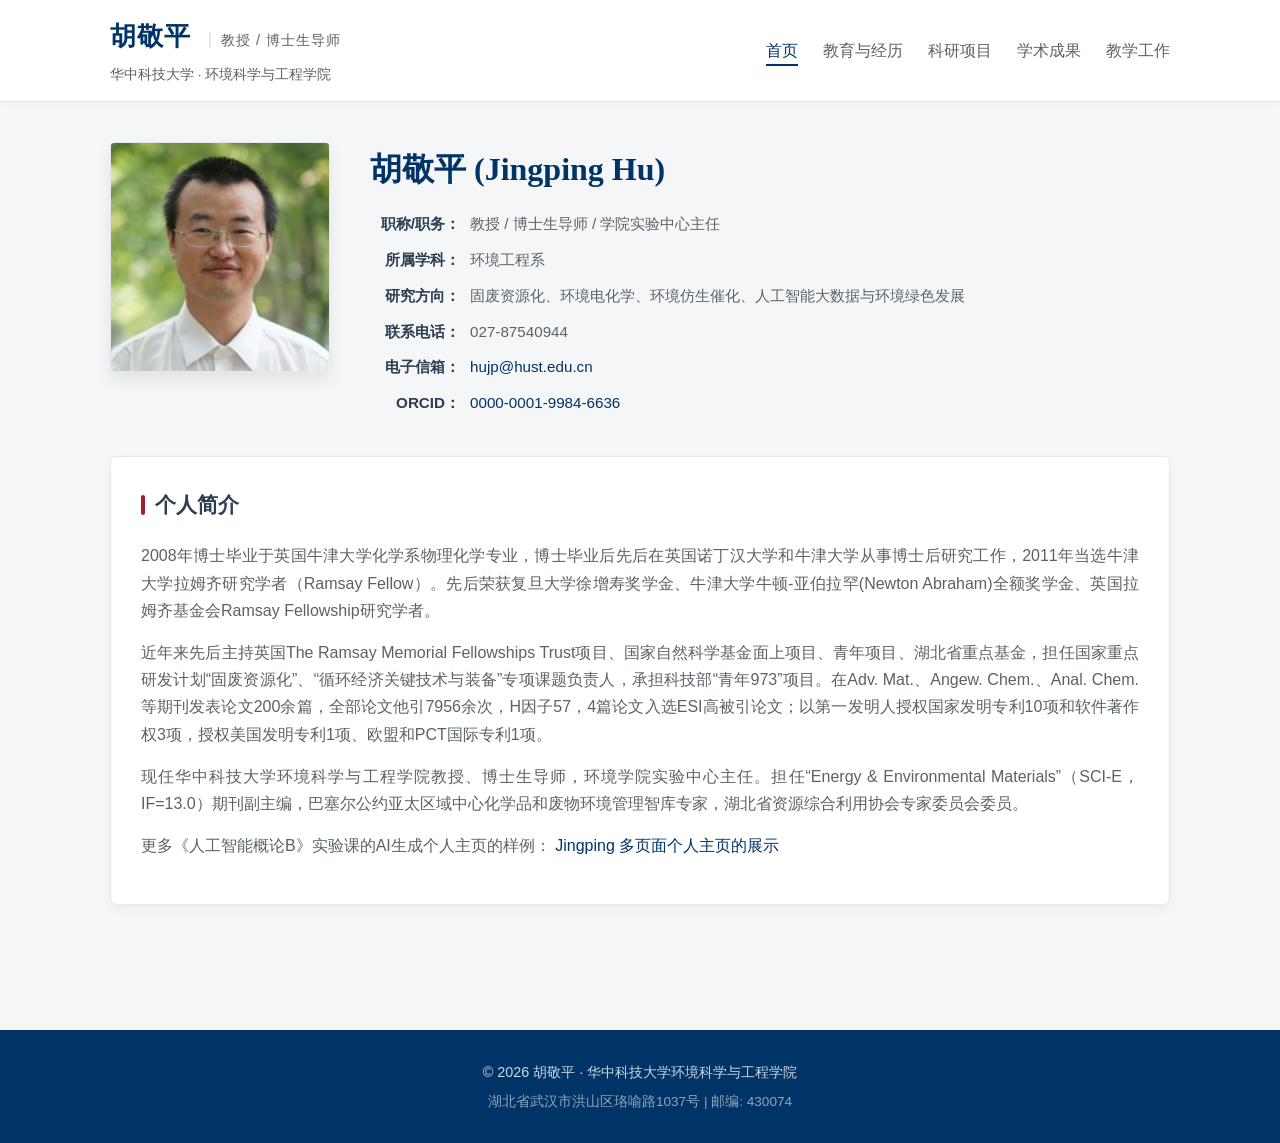
<file: index.html>
<!DOCTYPE html>
<html lang="zh-CN">
<head>
    <meta charset="UTF-8">
    <meta name="viewport" content="width=device-width, initial-scale=1.0">
    <title>胡敬平 - 华中科技大学环境科学与工程学院</title>
    <link rel="stylesheet" href="style.css">
</head>
<body>

    <header class="site-header">
        <div class="container header-container">
            <div class="logo-area">
                <h1 class="site-title">胡敬平 <span class="title-sub">教授 / 博士生导师</span></h1>
                <p class="site-dept">华中科技大学 · 环境科学与工程学院</p>
            </div>
            <nav class="main-nav">
                <ul>
                    <li><a href="#home" class="nav-link active" data-target="home">首页</a></li>
                    <li><a href="#experience" class="nav-link" data-target="experience">教育与经历</a></li>
                    <li><a href="#projects" class="nav-link" data-target="projects">科研项目</a></li>
                    <li><a href="#publications" class="nav-link" data-target="publications">学术成果</a></li>
                    <li><a href="#teaching" class="nav-link" data-target="teaching">教学工作</a></li>
                </ul>
            </nav>
        </div>
    </header>

    <main class="container main-content">
        
        <!-- ================= 首页 ================= -->
        <section id="home" class="page active">
            <div class="profile-card">
                <div class="profile-left">
                    <img src="HuJingping_Portrait-Photo-for-Web-Sep2026.jpg" alt="胡敬平教授" class="profile-photo">
                </div>
                <div class="profile-right">
                    <h2>胡敬平 (Jingping Hu)</h2>
                    <ul class="info-list">
                        <li><strong>职称/职务：</strong>教授 / 博士生导师 / 学院实验中心主任</li>
                        <li><strong>所属学科：</strong>环境工程系</li>
                        <li><strong>研究方向：</strong>固废资源化、环境电化学、环境仿生催化、人工智能大数据与环境绿色发展</li>
                        <li><strong>联系电话：</strong>027-87540944</li>
                        <li><strong>电子信箱：</strong><a href="mailto:hujp@hust.edu.cn">hujp@hust.edu.cn</a></li>
                        <li><strong>ORCID：</strong><a href="https://orcid.org/0000-0001-9984-6636" target="_blank">0000-0001-9984-6636</a></li>
                    </ul>
                </div>
            </div>

            <div class="section-block">
                <h3 class="section-title">个人简介</h3>
                <div class="text-content">
                    <p>2008年博士毕业于英国牛津大学化学系物理化学专业，博士毕业后先后在英国诺丁汉大学和牛津大学从事博士后研究工作，2011年当选牛津大学拉姆齐研究学者（Ramsay Fellow）。先后荣获复旦大学徐增寿奖学金、牛津大学牛顿-亚伯拉罕(Newton Abraham)全额奖学金、英国拉姆齐基金会Ramsay Fellowship研究学者。</p>
                    <p>近年来先后主持英国The Ramsay Memorial Fellowships Trust项目、国家自然科学基金面上项目、青年项目、湖北省重点基金，担任国家重点研发计划“固废资源化”、“循环经济关键技术与装备”专项课题负责人，承担科技部“青年973”项目。在Adv. Mat.、Angew. Chem.、Anal. Chem.等期刊发表论文200余篇，全部论文他引7956余次，H因子57，4篇论文入选ESI高被引论文；以第一发明人授权国家发明专利10项和软件著作权3项，授权美国发明专利1项、欧盟和PCT国际专利1项。</p>
                    <p>现任华中科技大学环境科学与工程学院教授、博士生导师，环境学院实验中心主任。担任“Energy & Environmental Materials”（SCI-E，IF=13.0）期刊副主编，巴塞尔公约亚太区域中心化学品和废物环境管理智库专家，湖北省资源综合利用协会专家委员会委员。</p>
                <p> 更多《人工智能概论B》实验课的AI生成个人主页的样例： <a href="Jingping_Multiple-page-Webpages/index.html"> Jingping 多页面个人主页的展示 </a> </p>
                </div>
            </div>
        </section>

        <!-- ================= 教育与经历 ================= -->
        <section id="experience" class="page">
            <h2 class="page-title">教育与工作经历</h2>
            
            <div class="section-block">
                <h3 class="section-title">主要研究方向</h3>
                <div class="research-tags">
                    <span class="tag">固废资源化</span>
                    <span class="tag">环境仿生催化</span>
                    <span class="tag">人工智能大数据与环境绿色发展</span>
                    <span class="tag">环境电化学</span>
                </div>
            </div>

            <div class="section-block">
                <h3 class="section-title">工作经历</h3>
                <div class="timeline">
                    <div class="timeline-item">
                        <div class="time">2014.01 - 至今</div>
                        <div class="desc">华中科技大学，环境科学与工程学院，教授、博士生导师</div>
                    </div>
                    <div class="timeline-item">
                        <div class="time">2011.09 - 2013.12</div>
                        <div class="desc">（英国）牛津大学，化学系，拉姆齐研究学者（Sir William Ramsay Research Fellow）</div>
                    </div>
                    <div class="timeline-item">
                        <div class="time">2008.09 - 2011.09</div>
                        <div class="desc">（英国）牛津大学，化学系，博士后助理研究员</div>
                    </div>
                    <div class="timeline-item">
                        <div class="time">2008.01 - 2008.09</div>
                        <div class="desc">（英国）诺丁汉大学，化学系，博士后助理研究员</div>
                    </div>
                </div>
            </div>

            <div class="section-block">
                <h3 class="section-title">教育经历</h3>
                <div class="timeline">
                    <div class="timeline-item">
                        <div class="time">2004.10 - 2008.05</div>
                        <div class="desc">（英国）牛津大学，化学系，博士学位</div>
                    </div>
                    <div class="timeline-item">
                        <div class="time">2002.10 - 2004.07</div>
                        <div class="desc">（德国）基尔大学，工程学院材料科学与工程系，硕士学位</div>
                    </div>
                    <div class="timeline-item">
                        <div class="time">1998.09 - 2002.07</div>
                        <div class="desc">复旦大学，材料科学系，学士学位</div>
                    </div>
                </div>
            </div>
        </section>

        <!-- ================= 科研项目 ================= -->
        <section id="projects" class="page">
            <h2 class="page-title">承担和参与的科研项目</h2>
            <div class="section-block">
                <ul class="project-list">
                    <li><strong>主持</strong> | 湖北省科技计划项目 - 2025年度湖北省重点实验室定向委托项目：长江流域多介质污染协同控制技术基础研究（2025CSA138）</li>
                    <li><strong>课题负责人</strong> | 2025年武汉市动力电池低碳循环产业创新联合实验室（2025020802040290）</li>
                    <li><strong>主持</strong> | 国家重点研发计划“循环经济关键技术与装备”重点专项-典型固废再生产品材料合成原理及协同处理过程调控（2023YFC3902802）</li>
                    <li><strong>课题负责人</strong> | 湖北省科技厅“新能源技术创新专项”课题-废旧磷酸铁锂电池高值化回收利用关键技术开发与产业化 (2024BAA012)</li>
                    <li><strong>主持</strong> | 国家自然科学基金-面上项目：机械化学活化过硫酸盐强化锂离子电池回收中自由基产生与作用机制研究 (52170134)</li>
                    <li><strong>主持</strong> | 国家重点研发计划“固废资源化”重点专项-固体废物利用处置环境风险综合调控研究（2018YFC1900105）</li>
                    <li><strong>主持</strong> | 国家自然科学基金-青年项目：“三维碳材料复合电极电催化降解有机工业废水的原位光谱电化学研究”（51508213）</li>
                    <li><strong>主持</strong> | 湖北省自然科学基金重点项目：“铅回收中三维纳米微孔碳的制备及其超级电容效应研究”（2014CFA109）</li>
                    <li><strong>主持</strong> | 英国拉姆齐基金会（Ramsay Memorial Fellowships Trust）拉姆齐研究学者研究基金</li>
                    <li><strong>参与</strong> | 国家自然科学基金-原创探索计划：原位逆向电解驱动退役锂电池材料结构解离与高值化利用（52554011）</li>
                    <li><strong>参与</strong> | 科技部973计划 – 青年科学家专题：“高比能锂硫二次电池界面问题的基础研究”（2015CB258400）</li>
                </ul>
            </div>
        </section>

        <!-- ================= 学术成果 ================= -->
        <section id="publications" class="page">
            <h2 class="page-title">学术论文与专利成果</h2>
            <div class="section-block">
                <p class="text-content">在 Adv. Mat.、Angew. Chem.、Anal. Chem.、ES&T 等权威期刊发表论文200余篇。完整出版物列表及引用数据请参阅以下官方数据库：</p>
                <div class="link-group">
                    <a href="https://orcid.org/0000-0001-9984-6636" target="_blank" class="btn-outline">ORCID 主页 ↗</a>
                    <a href="https://webofscience.clarivate.cn/wos/author/record/ADK-4638-2022" target="_blank" class="btn-outline">Web of Science ↗</a>
                    <a href="http://funmat.ese.hust.edu.cn/Publications.htm" target="_blank" class="btn-outline">Funmat课题组 ↗</a>
                </div>
            </div>

            <div class="section-block">
                <h3 class="section-title">代表性论文 (2026-2025)</h3>
                <div class="pub-container">
                    <details open>
                        <summary>2026年 (部分)</summary>
                        <ol class="publication-list" start="278">
                            <li class="pub-item">D. K. Qian, ..., J. P. Hu, ..., Electrochemical chlorination byproducts (ECBPs): A potential blind spot in electrochemical treatment of waste activated sludge, <em>Journal of Hazardous Materials</em>, 2026.</li>
                            <li class="pub-item">Y. Zheng, ..., J. P. Hu, ..., Advanced strategies for selective lithium extraction from spent lithium-ion battery cathodes, <em>Resources, Conservation and Recycling</em>, 2026.</li>
                            <li class="pub-item">X. R. Yang, ..., J. P. Hu, ..., Ligand Coordination Directing High-Valent Iron-Oxo Reactivity for Pathway-Selective Pollutant Degradation, <em>Environmental Science & Technology</em>, 2026.</li>
                        </ol>
                    </details>
                    <details>
                        <summary>2025年 (部分)</summary>
                        <ol class="publication-list" start="266" reversed>
                            <li class="pub-item">R. Chen, ..., J. P. Hu, ..., One-Pot Cathode Regeneration from Spent Lithium-Ion Batteries via Persulfate-Induced Lattice Destruction, <em>ACS Sustainable Chemistry & Engineering</em>, 2025.</li>
                            <li class="pub-item">Y. R. Mei, ..., J. P. Hu, ..., Novel Upcycling of Mixed Spent Cathodes Toward High Energy Density LiMnₓFe₁₋ₓPO₄ Cathode Material, <em>Advanced Functional Materials</em>, 2025.</li>
                            <li class="pub-item">W. Luo, J. P. Hu, ..., Automatic and precise identification of volatile organic compounds from gas chromatography in prolonged atmospheric monitoring, <em>Journal of Chromatography A</em>, 2025.</li>
                        </ol>
                    </details>
                    <details>
                        <summary>授权发明专利 (代表性)</summary>
                        <ul class="publication-list">
                            <li class="pub-item">胡敬平等；一种从废旧锂离子电池中回收锂盐并制备磷酸锰铁锂正极材料的方法；中国，ZL202410616152.8，授权日：2026-05-28</li>
                            <li class="pub-item">胡敬平等；一种废旧锂离子电池正极材料浸出液除杂并直接制备再生正极材料的方法；中国，ZL202210938734.9，授权日：2026-03-03</li>
                            <li class="pub-item">胡敬平等；一种基于仿生算法的固体废物优先消纳驱动的水泥配料方法；中国，ZL202110639138.6，授权日：2026-03-27</li>
                        </ul>
                    </details>
                </div>
            </div>
        </section>

        <!-- ================= 教学工作 ================= -->
        <section id="teaching" class="page">
            <h2 class="page-title">教学工作</h2>
            <div class="section-block">
                <h3 class="section-title">主讲课程</h3>
                <ul class="course-list">
                    <li><strong>本科生课程：</strong>物理化学、环境物联网技术、人工智能概论B、论文写作</li>
                    <li><strong>研究生课程：</strong>现代环境监测技术、综合实验</li>
                </ul>
            </div>

            <div class="section-block">
                <h3 class="section-title">课程大纲简述</h3>
                <div class="pub-container">
                    <details>
                        <summary>《现代环境监测技术》（研究生）</summary>
                        <p>涵盖原子光谱、分子光谱、色谱与质谱联用、电化学测量及电子自旋共振(EPR)等先进技术在环境监测中的应用。结合大气、水、土壤多介质污染物的实操检测实验。</p>
                    </details>
                    <details>
                        <summary>《物理化学》（本科生）</summary>
                        <p>系统讲授化学热力学（第一、第二定律）、相平衡、化学平衡及电化学基础。配套液相反应平衡常数测定、溶胶制备及溶液吸附等综合实验。</p>
                    </details>
                    <details>
                        <summary>《综合实验》</summary>
                        <p>侧重操作型与调查型实验结合，引入正交实验设计、RSM响应面分析及SPSS误差分析等科研数据处理方法。</p>
                    </details>
                </div>
            </div>
        </section>

    </main>

    <footer class="site-footer">
        <div class="container">
            <p>&copy; 2026 胡敬平 · 华中科技大学环境科学与工程学院</p>
            <p class="address">湖北省武汉市洪山区珞喻路1037号 | 邮编: 430074</p>
        </div>
    </footer>

    <script src="script.js"></script>
</body>
</html>
</file>
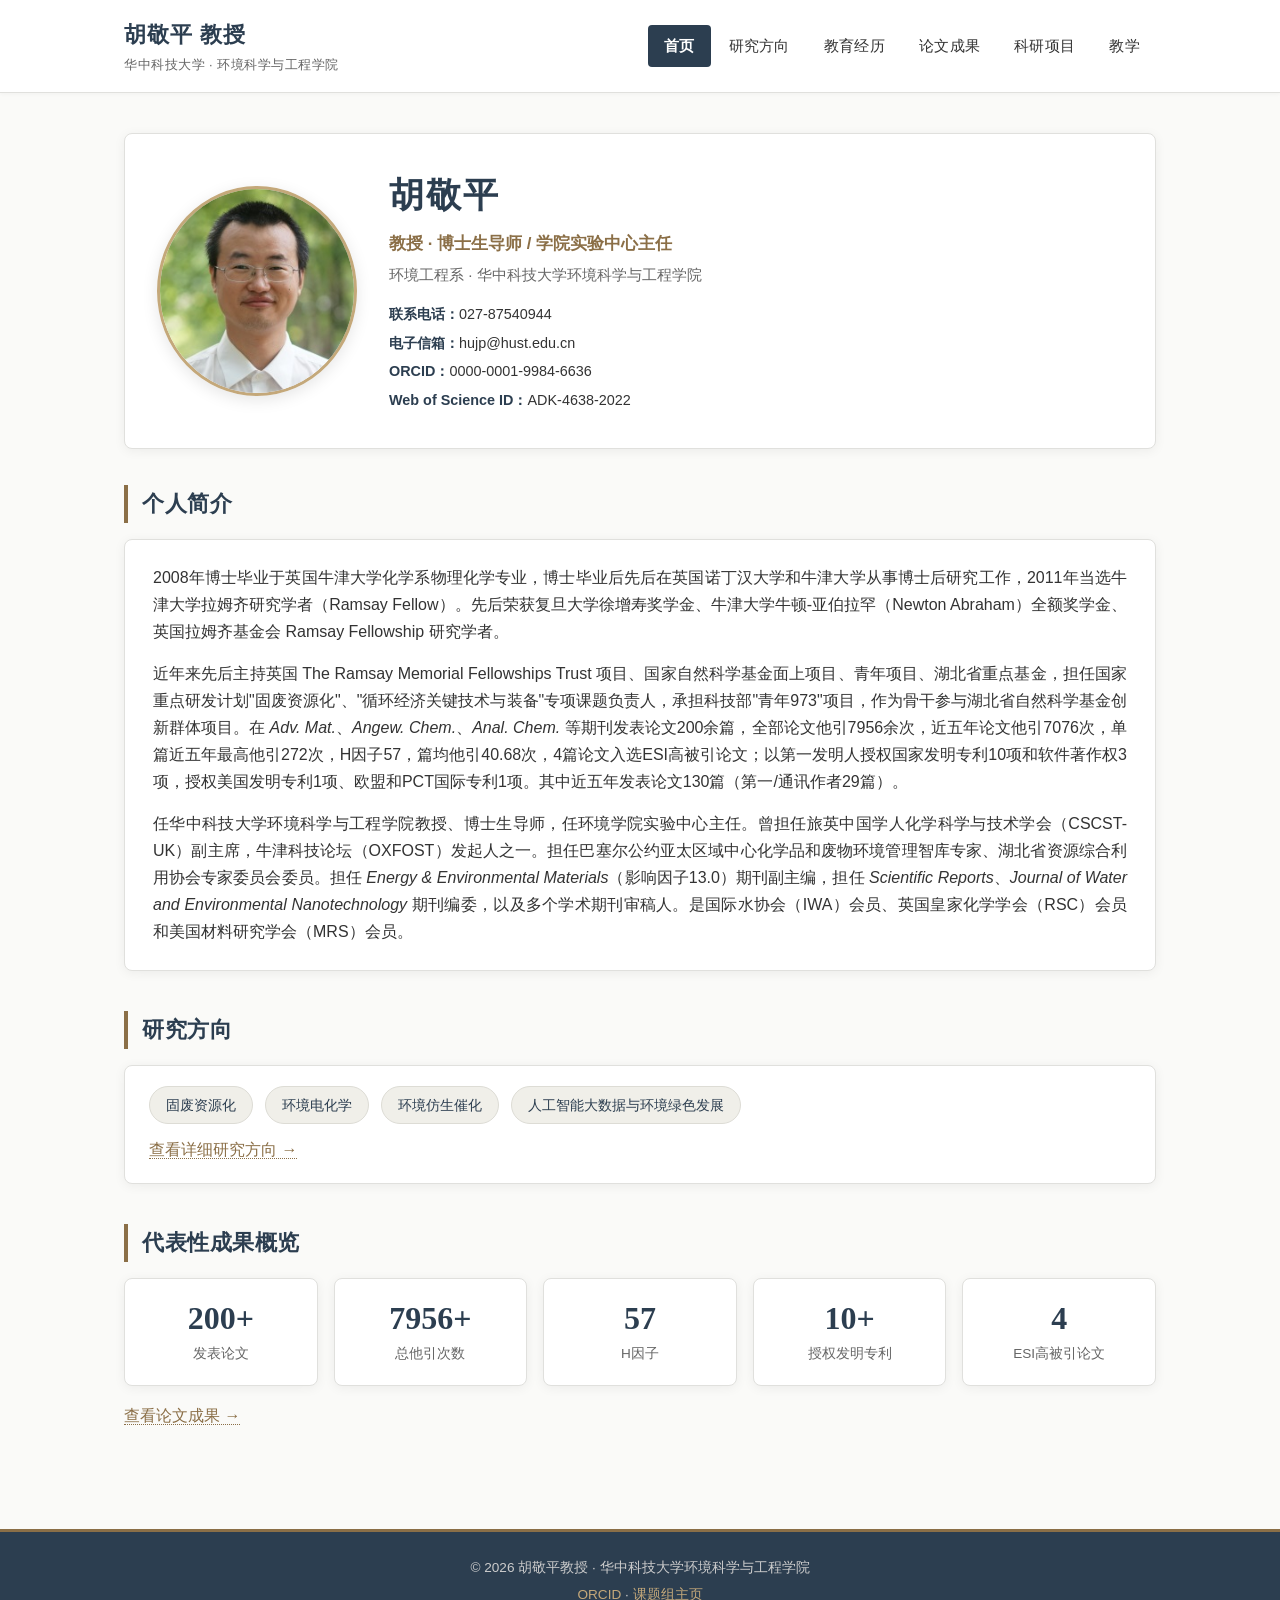
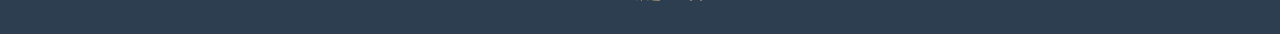
<file: Jingping_Multiple-page-Webpages/index.html>
<!DOCTYPE html>
<html lang="zh-CN">
<head>
    <meta charset="UTF-8">
    <meta name="viewport" content="width=device-width, initial-scale=1.0">
    <title>胡敬平教授 - 华中科技大学环境科学与工程学院</title>
    <link rel="stylesheet" href="style.css">
</head>
<body>
    <header class="site-header">
        <div class="container header-inner">
            <div class="logo">
                <span class="logo-name">胡敬平 教授</span>
                <span class="logo-sub">华中科技大学 · 环境科学与工程学院</span>
            </div>
            <nav class="main-nav" id="mainNav">
                <button class="nav-toggle" id="navToggle" aria-label="切换导航菜单">
                    <span></span><span></span><span></span>
                </button>
                <ul class="nav-list" id="navList">
                    <li><a href="index.html" class="active">首页</a></li>
                    <li><a href="research.html">研究方向</a></li>
                    <li><a href="experience.html">教育经历</a></li>
                    <li><a href="publications.html">论文成果</a></li>
                    <li><a href="projects.html">科研项目</a></li>
                    <li><a href="teaching.html">教学</a></li>
                </ul>
            </nav>
        </div>
    </header>

    <main class="site-main">
        <div class="container">
            <section class="profile-section">
                <div class="profile-card">
                    <div class="profile-photo">
                        <img src="HuJingping_Portrait-Photo-for-Web-Sep2026.jpg" alt="胡敬平教授肖像照" width="220" height="230">
                    </div>
                    <div class="profile-info">
                        <h1 class="profile-name">胡敬平</h1>
                        <p class="profile-title">教授 · 博士生导师 / 学院实验中心主任</p>
                        <p class="profile-dept">环境工程系 · 华中科技大学环境科学与工程学院</p>
                        <div class="profile-contact">
                            <p><strong>联系电话：</strong>027-87540944</p>
                            <p><strong>电子信箱：</strong>hujp@hust.edu.cn</p>
                            <p><strong>ORCID：</strong>0000-0001-9984-6636</p>
                            <p><strong>Web of Science ID：</strong>ADK-4638-2022</p>
                        </div>
                    </div>
                </div>
            </section>

            <section class="content-section">
                <h2 class="section-title">个人简介</h2>
                <div class="section-body">
                    <p>2008年博士毕业于英国牛津大学化学系物理化学专业，博士毕业后先后在英国诺丁汉大学和牛津大学从事博士后研究工作，2011年当选牛津大学拉姆齐研究学者（Ramsay Fellow）。先后荣获复旦大学徐增寿奖学金、牛津大学牛顿-亚伯拉罕（Newton Abraham）全额奖学金、英国拉姆齐基金会 Ramsay Fellowship 研究学者。</p>
                    <p>近年来先后主持英国 The Ramsay Memorial Fellowships Trust 项目、国家自然科学基金面上项目、青年项目、湖北省重点基金，担任国家重点研发计划"固废资源化"、"循环经济关键技术与装备"专项课题负责人，承担科技部"青年973"项目，作为骨干参与湖北省自然科学基金创新群体项目。在 <em>Adv. Mat.</em>、<em>Angew. Chem.</em>、<em>Anal. Chem.</em> 等期刊发表论文200余篇，全部论文他引7956余次，近五年论文他引7076次，单篇近五年最高他引272次，H因子57，篇均他引40.68次，4篇论文入选ESI高被引论文；以第一发明人授权国家发明专利10项和软件著作权3项，授权美国发明专利1项、欧盟和PCT国际专利1项。其中近五年发表论文130篇（第一/通讯作者29篇）。</p>
                    <p>任华中科技大学环境科学与工程学院教授、博士生导师，任环境学院实验中心主任。曾担任旅英中国学人化学科学与技术学会（CSCST-UK）副主席，牛津科技论坛（OXFOST）发起人之一。担任巴塞尔公约亚太区域中心化学品和废物环境管理智库专家、湖北省资源综合利用协会专家委员会委员。担任 <em>Energy & Environmental Materials</em>（影响因子13.0）期刊副主编，担任 <em>Scientific Reports</em>、<em>Journal of Water and Environmental Nanotechnology</em> 期刊编委，以及多个学术期刊审稿人。是国际水协会（IWA）会员、英国皇家化学学会（RSC）会员和美国材料研究学会（MRS）会员。</p>
                </div>
            </section>

            <section class="content-section">
                <h2 class="section-title">研究方向</h2>
                <div class="research-brief">
                    <ul class="research-list">
                        <li>固废资源化</li>
                        <li>环境电化学</li>
                        <li>环境仿生催化</li>
                        <li>人工智能大数据与环境绿色发展</li>
                    </ul>
                    <p class="more-link"><a href="research.html">查看详细研究方向 →</a></p>
                </div>
            </section>

            <section class="content-section">
                <h2 class="section-title">代表性成果概览</h2>
                <div class="stats-grid">
                    <div class="stat-item">
                        <span class="stat-number">200+</span>
                        <span class="stat-label">发表论文</span>
                    </div>
                    <div class="stat-item">
                        <span class="stat-number">7956+</span>
                        <span class="stat-label">总他引次数</span>
                    </div>
                    <div class="stat-item">
                        <span class="stat-number">57</span>
                        <span class="stat-label">H因子</span>
                    </div>
                    <div class="stat-item">
                        <span class="stat-number">10+</span>
                        <span class="stat-label">授权发明专利</span>
                    </div>
                    <div class="stat-item">
                        <span class="stat-number">4</span>
                        <span class="stat-label">ESI高被引论文</span>
                    </div>
                </div>
                <p class="more-link"><a href="publications.html">查看论文成果 →</a></p>
            </section>
        </div>
    </main>

    <footer class="site-footer">
        <div class="container">
            <p>&copy; 2026 胡敬平教授 · 华中科技大学环境科学与工程学院</p>
            <p class="footer-links">
                <a href="https://orcid.org/0000-0001-9984-6636" target="_blank" rel="noopener">ORCID</a> ·
                <a href="http://funmat.ese.hust.edu.cn/Publications.htm" target="_blank" rel="noopener">课题组主页</a>
            </p>
        </div>
    </footer>

    <script src="script.js"></script>
</body>
</html>
</file>
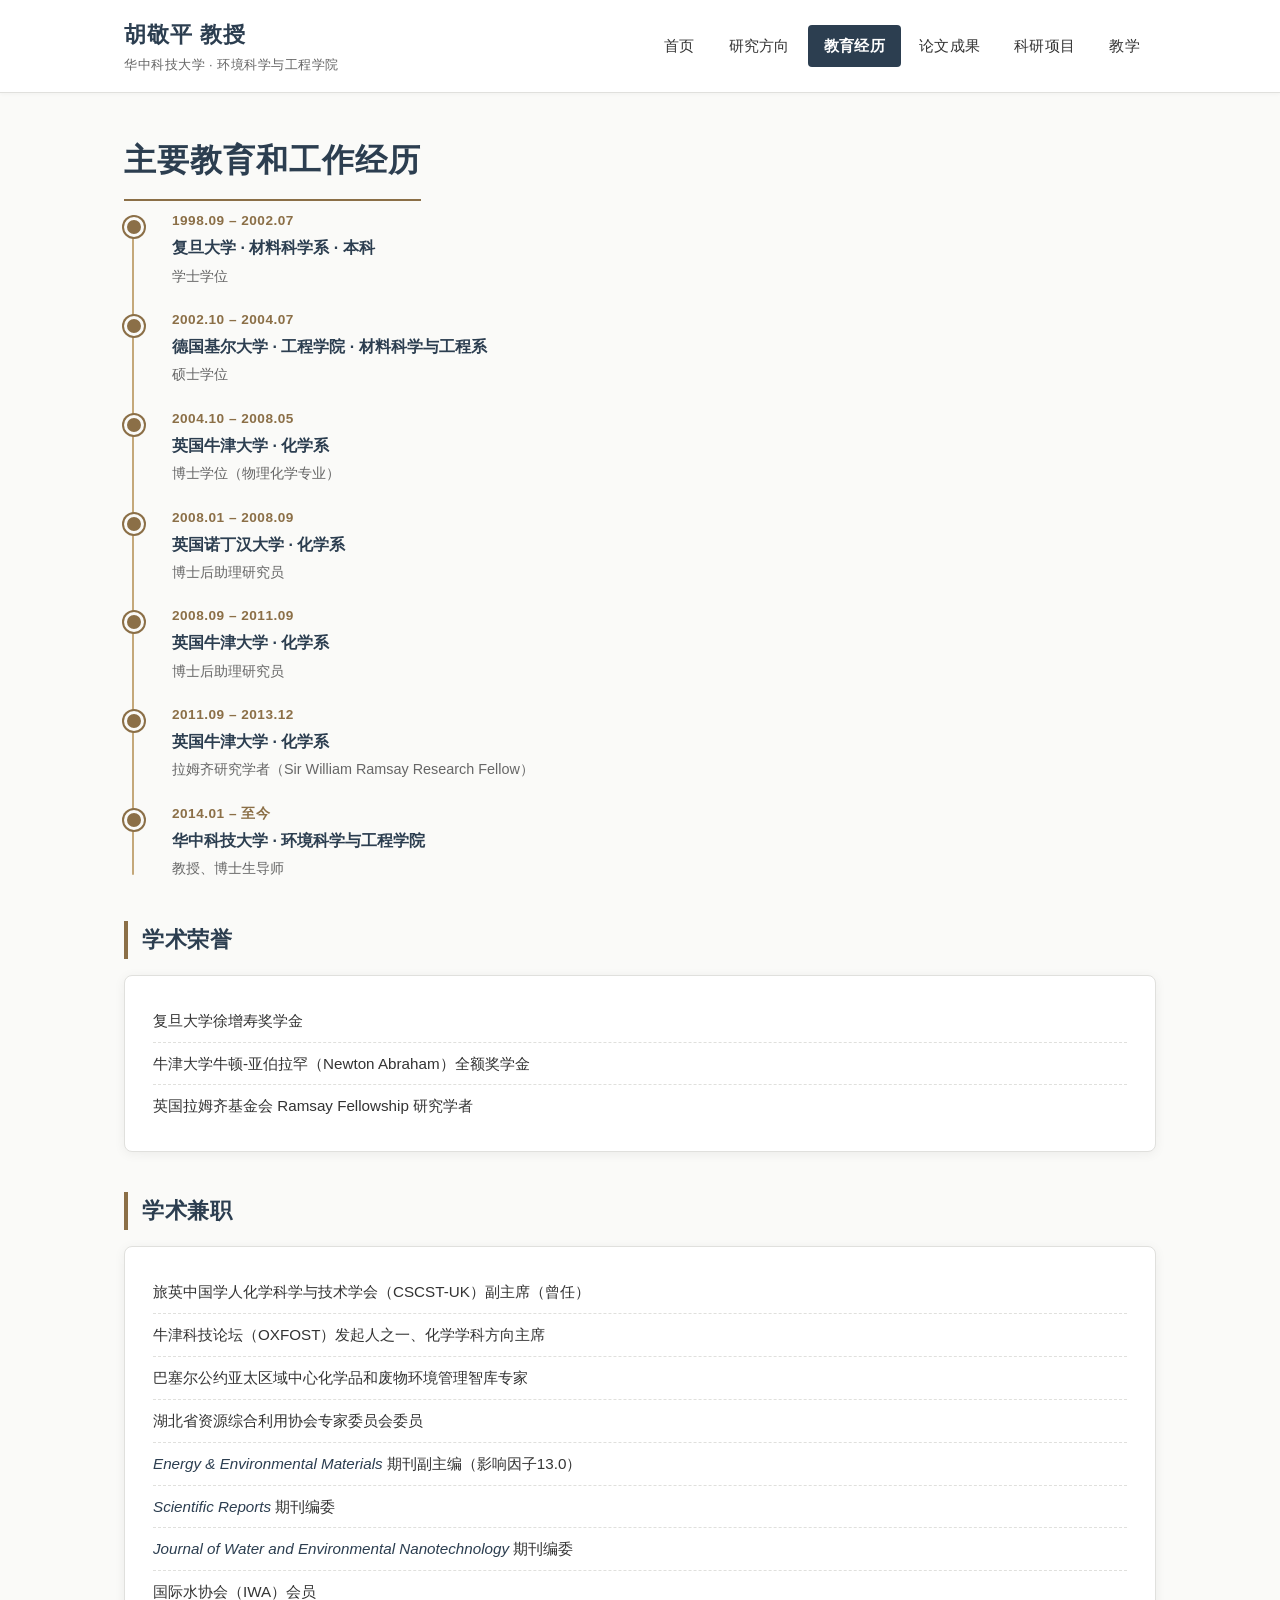
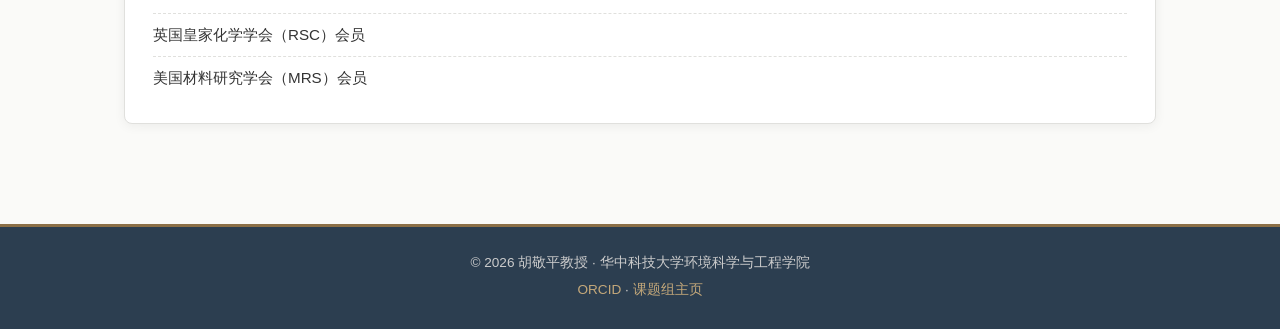
<file: Jingping_Multiple-page-Webpages/experience.html>
<!DOCTYPE html>
<html lang="zh-CN">
<head>
    <meta charset="UTF-8">
    <meta name="viewport" content="width=device-width, initial-scale=1.0">
    <title>教育经历 - 胡敬平教授</title>
    <link rel="stylesheet" href="style.css">
</head>
<body>
    <header class="site-header">
        <div class="container header-inner">
            <div class="logo">
                <span class="logo-name">胡敬平 教授</span>
                <span class="logo-sub">华中科技大学 · 环境科学与工程学院</span>
            </div>
            <nav class="main-nav" id="mainNav">
                <button class="nav-toggle" id="navToggle" aria-label="切换导航菜单">
                    <span></span><span></span><span></span>
                </button>
                <ul class="nav-list" id="navList">
                    <li><a href="index.html">首页</a></li>
                    <li><a href="research.html">研究方向</a></li>
                    <li><a href="experience.html" class="active">教育经历</a></li>
                    <li><a href="publications.html">论文成果</a></li>
                    <li><a href="projects.html">科研项目</a></li>
                    <li><a href="teaching.html">教学</a></li>
                </ul>
            </nav>
        </div>
    </header>

    <main class="site-main">
        <div class="container">
            <h1 class="page-title">主要教育和工作经历</h1>
            <section class="content-section">
                <div class="timeline">
                    <div class="timeline-item">
                        <span class="timeline-date">1998.09 – 2002.07</span>
                        <div class="timeline-content">
                            <h4>复旦大学 · 材料科学系 · 本科</h4>
                            <p>学士学位</p>
                        </div>
                    </div>
                    <div class="timeline-item">
                        <span class="timeline-date">2002.10 – 2004.07</span>
                        <div class="timeline-content">
                            <h4>德国基尔大学 · 工程学院 · 材料科学与工程系</h4>
                            <p>硕士学位</p>
                        </div>
                    </div>
                    <div class="timeline-item">
                        <span class="timeline-date">2004.10 – 2008.05</span>
                        <div class="timeline-content">
                            <h4>英国牛津大学 · 化学系</h4>
                            <p>博士学位（物理化学专业）</p>
                        </div>
                    </div>
                    <div class="timeline-item">
                        <span class="timeline-date">2008.01 – 2008.09</span>
                        <div class="timeline-content">
                            <h4>英国诺丁汉大学 · 化学系</h4>
                            <p>博士后助理研究员</p>
                        </div>
                    </div>
                    <div class="timeline-item">
                        <span class="timeline-date">2008.09 – 2011.09</span>
                        <div class="timeline-content">
                            <h4>英国牛津大学 · 化学系</h4>
                            <p>博士后助理研究员</p>
                        </div>
                    </div>
                    <div class="timeline-item">
                        <span class="timeline-date">2011.09 – 2013.12</span>
                        <div class="timeline-content">
                            <h4>英国牛津大学 · 化学系</h4>
                            <p>拉姆齐研究学者（Sir William Ramsay Research Fellow）</p>
                        </div>
                    </div>
                    <div class="timeline-item">
                        <span class="timeline-date">2014.01 – 至今</span>
                        <div class="timeline-content">
                            <h4>华中科技大学 · 环境科学与工程学院</h4>
                            <p>教授、博士生导师</p>
                        </div>
                    </div>
                </div>
            </section>

            <section class="content-section">
                <h2 class="section-title">学术荣誉</h2>
                <div class="section-body">
                    <ul class="honor-list">
                        <li>复旦大学徐增寿奖学金</li>
                        <li>牛津大学牛顿-亚伯拉罕（Newton Abraham）全额奖学金</li>
                        <li>英国拉姆齐基金会 Ramsay Fellowship 研究学者</li>
                    </ul>
                </div>
            </section>

            <section class="content-section">
                <h2 class="section-title">学术兼职</h2>
                <div class="section-body">
                    <ul class="duty-list">
                        <li>旅英中国学人化学科学与技术学会（CSCST-UK）副主席（曾任）</li>
                        <li>牛津科技论坛（OXFOST）发起人之一、化学学科方向主席</li>
                        <li>巴塞尔公约亚太区域中心化学品和废物环境管理智库专家</li>
                        <li>湖北省资源综合利用协会专家委员会委员</li>
                        <li><em>Energy & Environmental Materials</em> 期刊副主编（影响因子13.0）</li>
                        <li><em>Scientific Reports</em> 期刊编委</li>
                        <li><em>Journal of Water and Environmental Nanotechnology</em> 期刊编委</li>
                        <li>国际水协会（IWA）会员</li>
                        <li>英国皇家化学学会（RSC）会员</li>
                        <li>美国材料研究学会（MRS）会员</li>
                    </ul>
                </div>
            </section>
        </div>
    </main>

    <footer class="site-footer">
        <div class="container">
            <p>&copy; 2026 胡敬平教授 · 华中科技大学环境科学与工程学院</p>
            <p class="footer-links">
                <a href="https://orcid.org/0000-0001-9984-6636" target="_blank" rel="noopener">ORCID</a> ·
                <a href="http://funmat.ese.hust.edu.cn/Publications.htm" target="_blank" rel="noopener">课题组主页</a>
            </p>
        </div>
    </footer>

    <script src="script.js"></script>
</body>
</html>
</file>
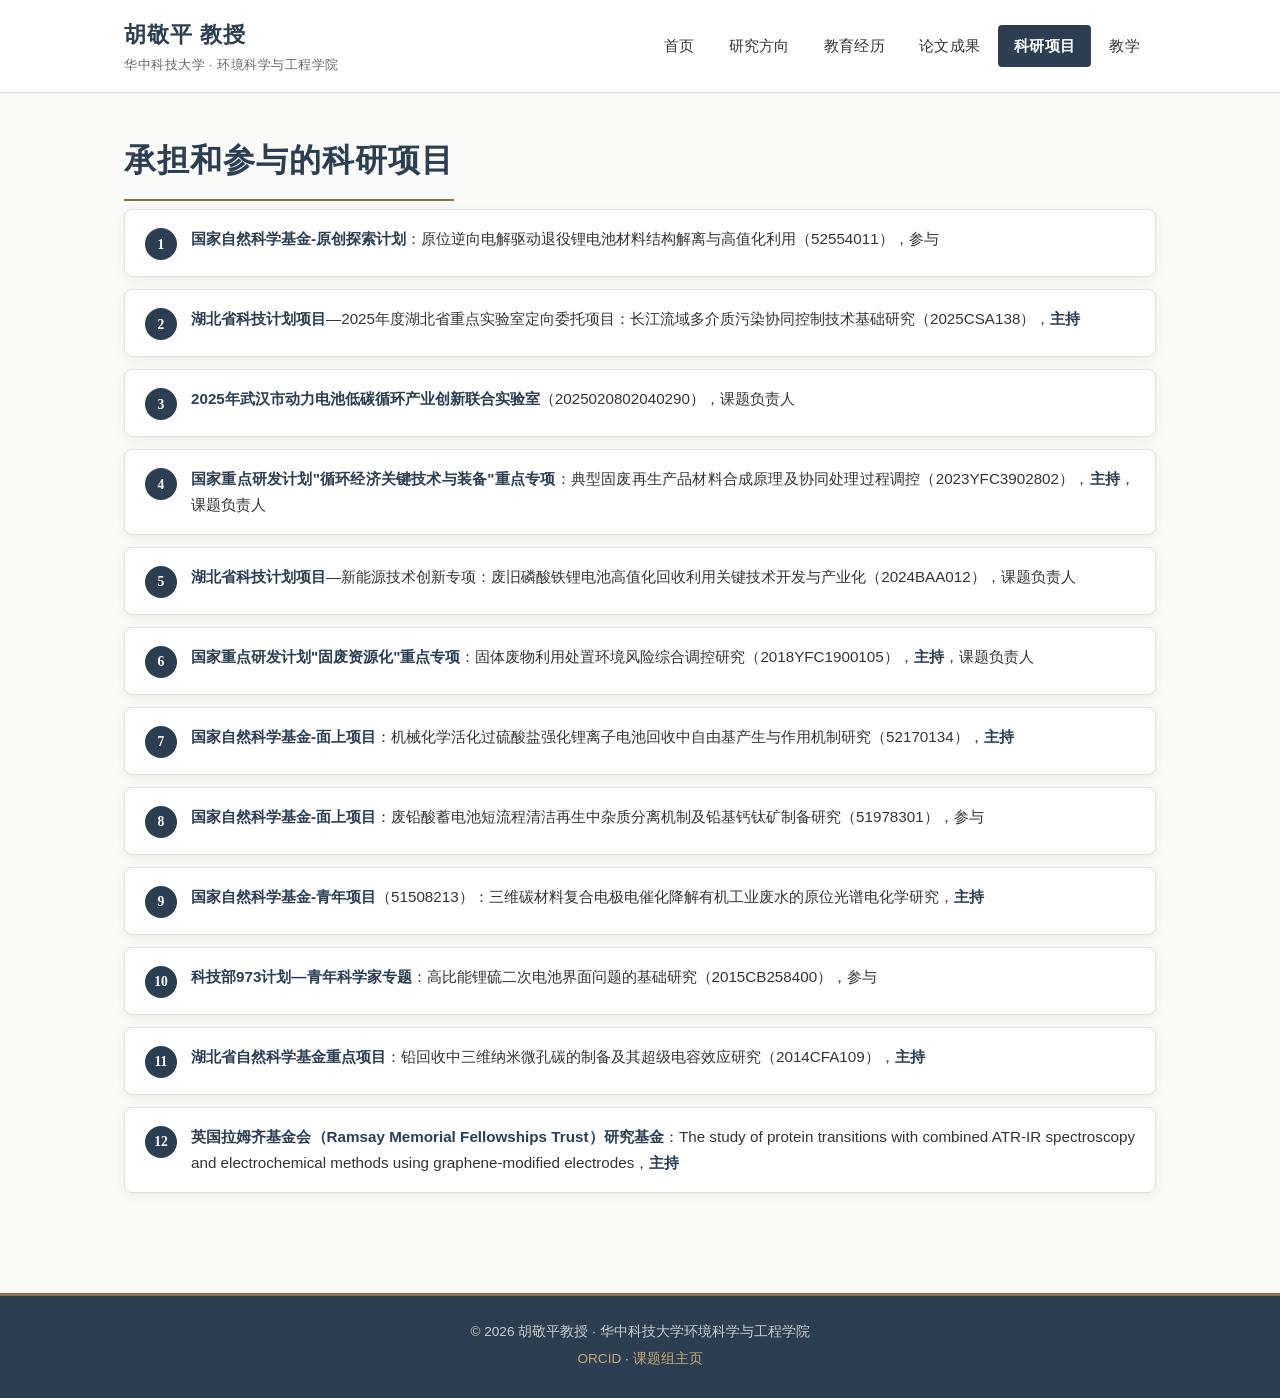
<file: Jingping_Multiple-page-Webpages/projects.html>
<!DOCTYPE html>
<html lang="zh-CN">
<head>
    <meta charset="UTF-8">
    <meta name="viewport" content="width=device-width, initial-scale=1.0">
    <title>科研项目 - 胡敬平教授</title>
    <link rel="stylesheet" href="style.css">
</head>
<body>
    <header class="site-header">
        <div class="container header-inner">
            <div class="logo">
                <span class="logo-name">胡敬平 教授</span>
                <span class="logo-sub">华中科技大学 · 环境科学与工程学院</span>
            </div>
            <nav class="main-nav" id="mainNav">
                <button class="nav-toggle" id="navToggle" aria-label="切换导航菜单">
                    <span></span><span></span><span></span>
                </button>
                <ul class="nav-list" id="navList">
                    <li><a href="index.html">首页</a></li>
                    <li><a href="research.html">研究方向</a></li>
                    <li><a href="experience.html">教育经历</a></li>
                    <li><a href="publications.html">论文成果</a></li>
                    <li><a href="projects.html" class="active">科研项目</a></li>
                    <li><a href="teaching.html">教学</a></li>
                </ul>
            </nav>
        </div>
    </header>

    <main class="site-main">
        <div class="container">
            <h1 class="page-title">承担和参与的科研项目</h1>
            <section class="content-section">
                <div class="project-list">
                    <div class="project-item">
                        <span class="project-num">1</span>
                        <div class="project-content">
                            <p><strong>国家自然科学基金-原创探索计划</strong>：原位逆向电解驱动退役锂电池材料结构解离与高值化利用（52554011），参与</p>
                        </div>
                    </div>
                    <div class="project-item">
                        <span class="project-num">2</span>
                        <div class="project-content">
                            <p><strong>湖北省科技计划项目</strong>—2025年度湖北省重点实验室定向委托项目：长江流域多介质污染协同控制技术基础研究（2025CSA138），<strong>主持</strong></p>
                        </div>
                    </div>
                    <div class="project-item">
                        <span class="project-num">3</span>
                        <div class="project-content">
                            <p><strong>2025年武汉市动力电池低碳循环产业创新联合实验室</strong>（2025020802040290），课题负责人</p>
                        </div>
                    </div>
                    <div class="project-item">
                        <span class="project-num">4</span>
                        <div class="project-content">
                            <p><strong>国家重点研发计划"循环经济关键技术与装备"重点专项</strong>：典型固废再生产品材料合成原理及协同处理过程调控（2023YFC3902802），<strong>主持</strong>，课题负责人</p>
                        </div>
                    </div>
                    <div class="project-item">
                        <span class="project-num">5</span>
                        <div class="project-content">
                            <p><strong>湖北省科技计划项目</strong>—新能源技术创新专项：废旧磷酸铁锂电池高值化回收利用关键技术开发与产业化（2024BAA012），课题负责人</p>
                        </div>
                    </div>
                    <div class="project-item">
                        <span class="project-num">6</span>
                        <div class="project-content">
                            <p><strong>国家重点研发计划"固废资源化"重点专项</strong>：固体废物利用处置环境风险综合调控研究（2018YFC1900105），<strong>主持</strong>，课题负责人</p>
                        </div>
                    </div>
                    <div class="project-item">
                        <span class="project-num">7</span>
                        <div class="project-content">
                            <p><strong>国家自然科学基金-面上项目</strong>：机械化学活化过硫酸盐强化锂离子电池回收中自由基产生与作用机制研究（52170134），<strong>主持</strong></p>
                        </div>
                    </div>
                    <div class="project-item">
                        <span class="project-num">8</span>
                        <div class="project-content">
                            <p><strong>国家自然科学基金-面上项目</strong>：废铅酸蓄电池短流程清洁再生中杂质分离机制及铅基钙钛矿制备研究（51978301），参与</p>
                        </div>
                    </div>
                    <div class="project-item">
                        <span class="project-num">9</span>
                        <div class="project-content">
                            <p><strong>国家自然科学基金-青年项目</strong>（51508213）：三维碳材料复合电极电催化降解有机工业废水的原位光谱电化学研究，<strong>主持</strong></p>
                        </div>
                    </div>
                    <div class="project-item">
                        <span class="project-num">10</span>
                        <div class="project-content">
                            <p><strong>科技部973计划—青年科学家专题</strong>：高比能锂硫二次电池界面问题的基础研究（2015CB258400），参与</p>
                        </div>
                    </div>
                    <div class="project-item">
                        <span class="project-num">11</span>
                        <div class="project-content">
                            <p><strong>湖北省自然科学基金重点项目</strong>：铅回收中三维纳米微孔碳的制备及其超级电容效应研究（2014CFA109），<strong>主持</strong></p>
                        </div>
                    </div>
                    <div class="project-item">
                        <span class="project-num">12</span>
                        <div class="project-content">
                            <p><strong>英国拉姆齐基金会（Ramsay Memorial Fellowships Trust）研究基金</strong>：The study of protein transitions with combined ATR-IR spectroscopy and electrochemical methods using graphene-modified electrodes，<strong>主持</strong></p>
                        </div>
                    </div>
                </div>
            </section>
        </div>
    </main>

    <footer class="site-footer">
        <div class="container">
            <p>&copy; 2026 胡敬平教授 · 华中科技大学环境科学与工程学院</p>
            <p class="footer-links">
                <a href="https://orcid.org/0000-0001-9984-6636" target="_blank" rel="noopener">ORCID</a> ·
                <a href="http://funmat.ese.hust.edu.cn/Publications.htm" target="_blank" rel="noopener">课题组主页</a>
            </p>
        </div>
    </footer>

    <script src="script.js"></script>
</body>
</html>
</file>
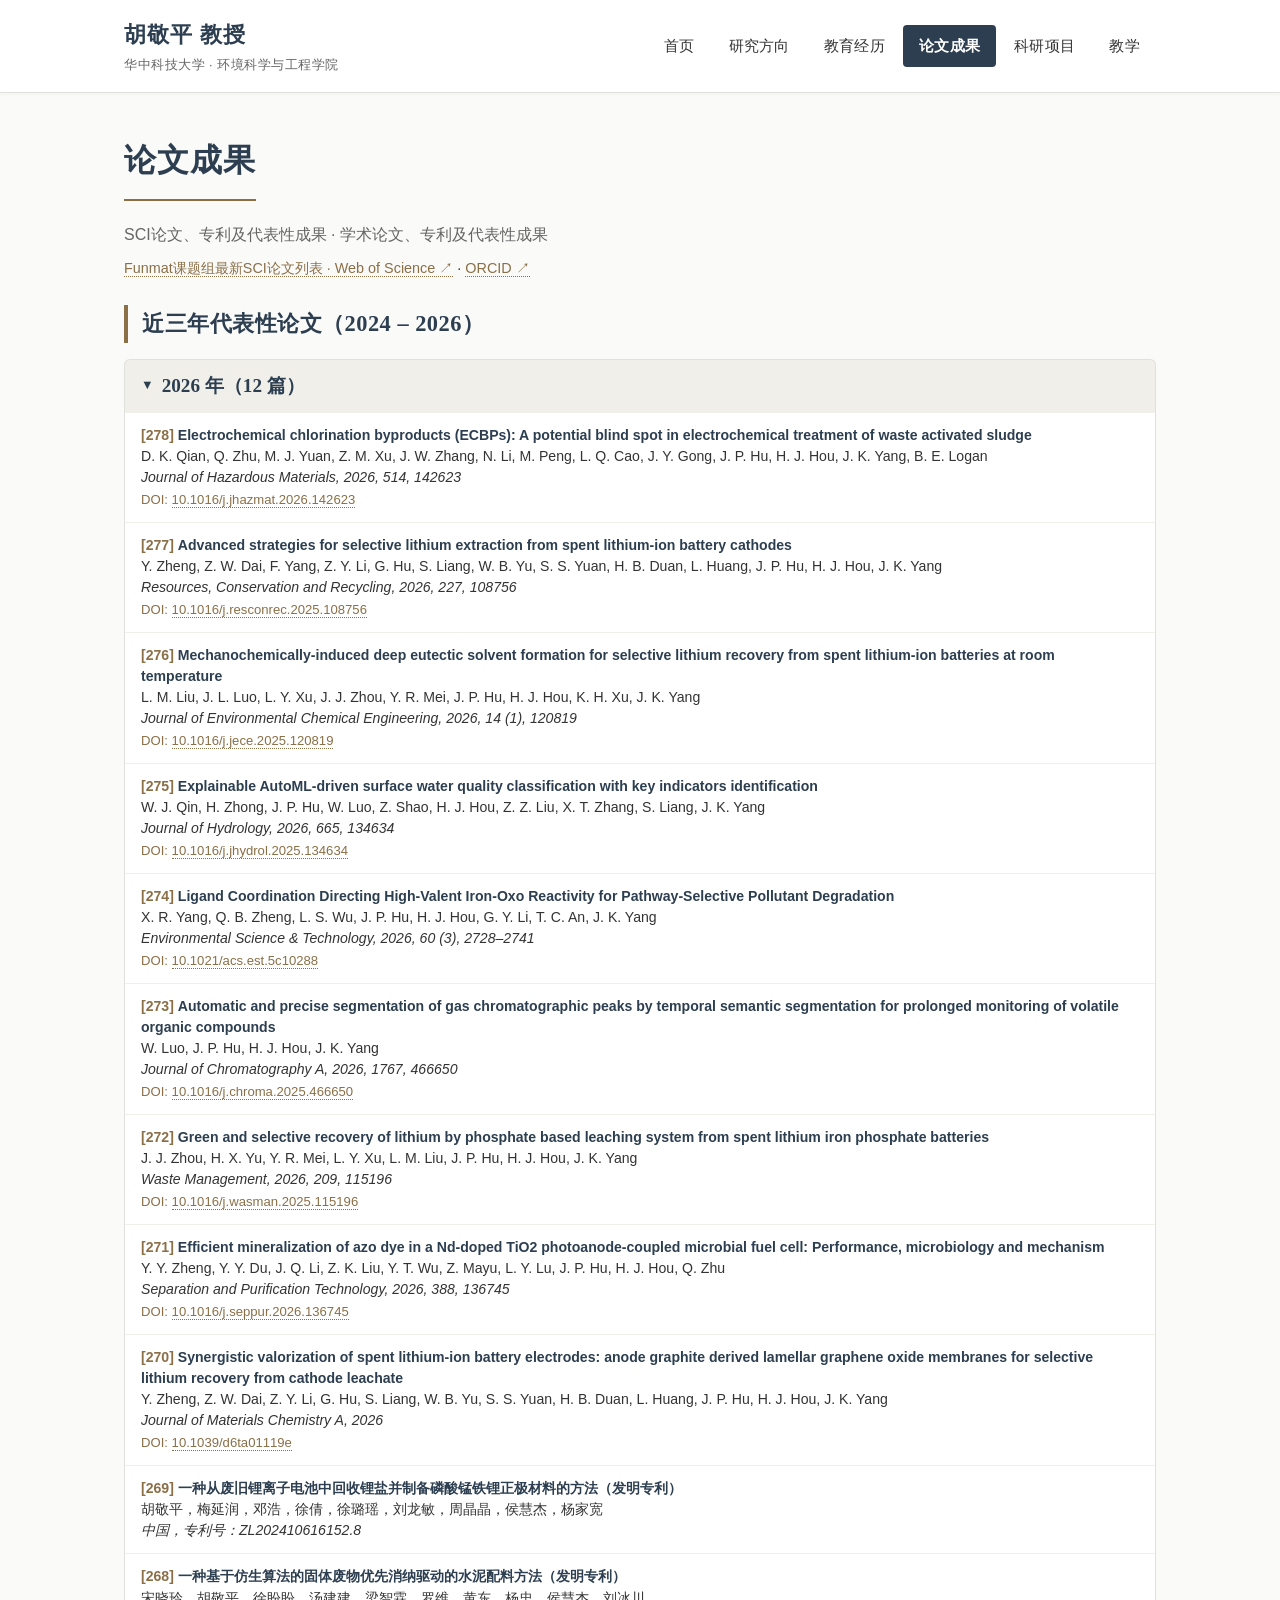
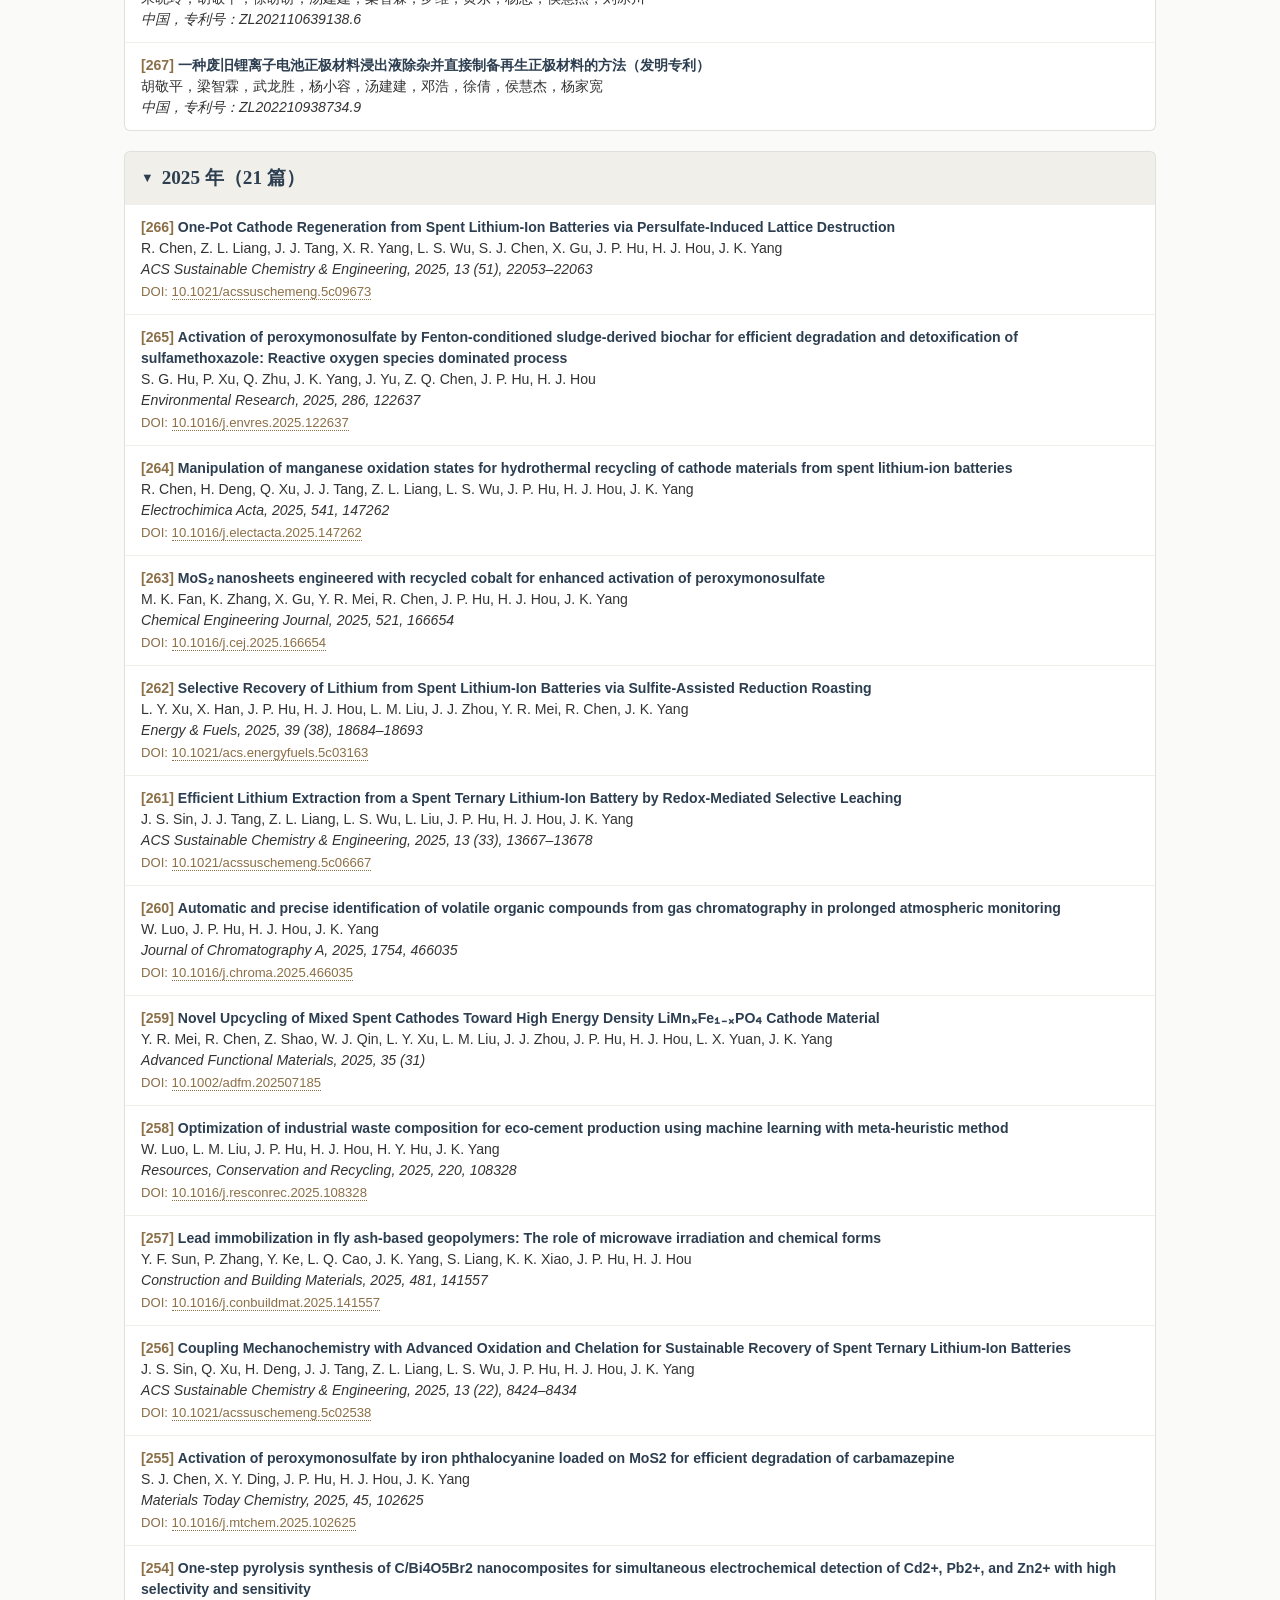
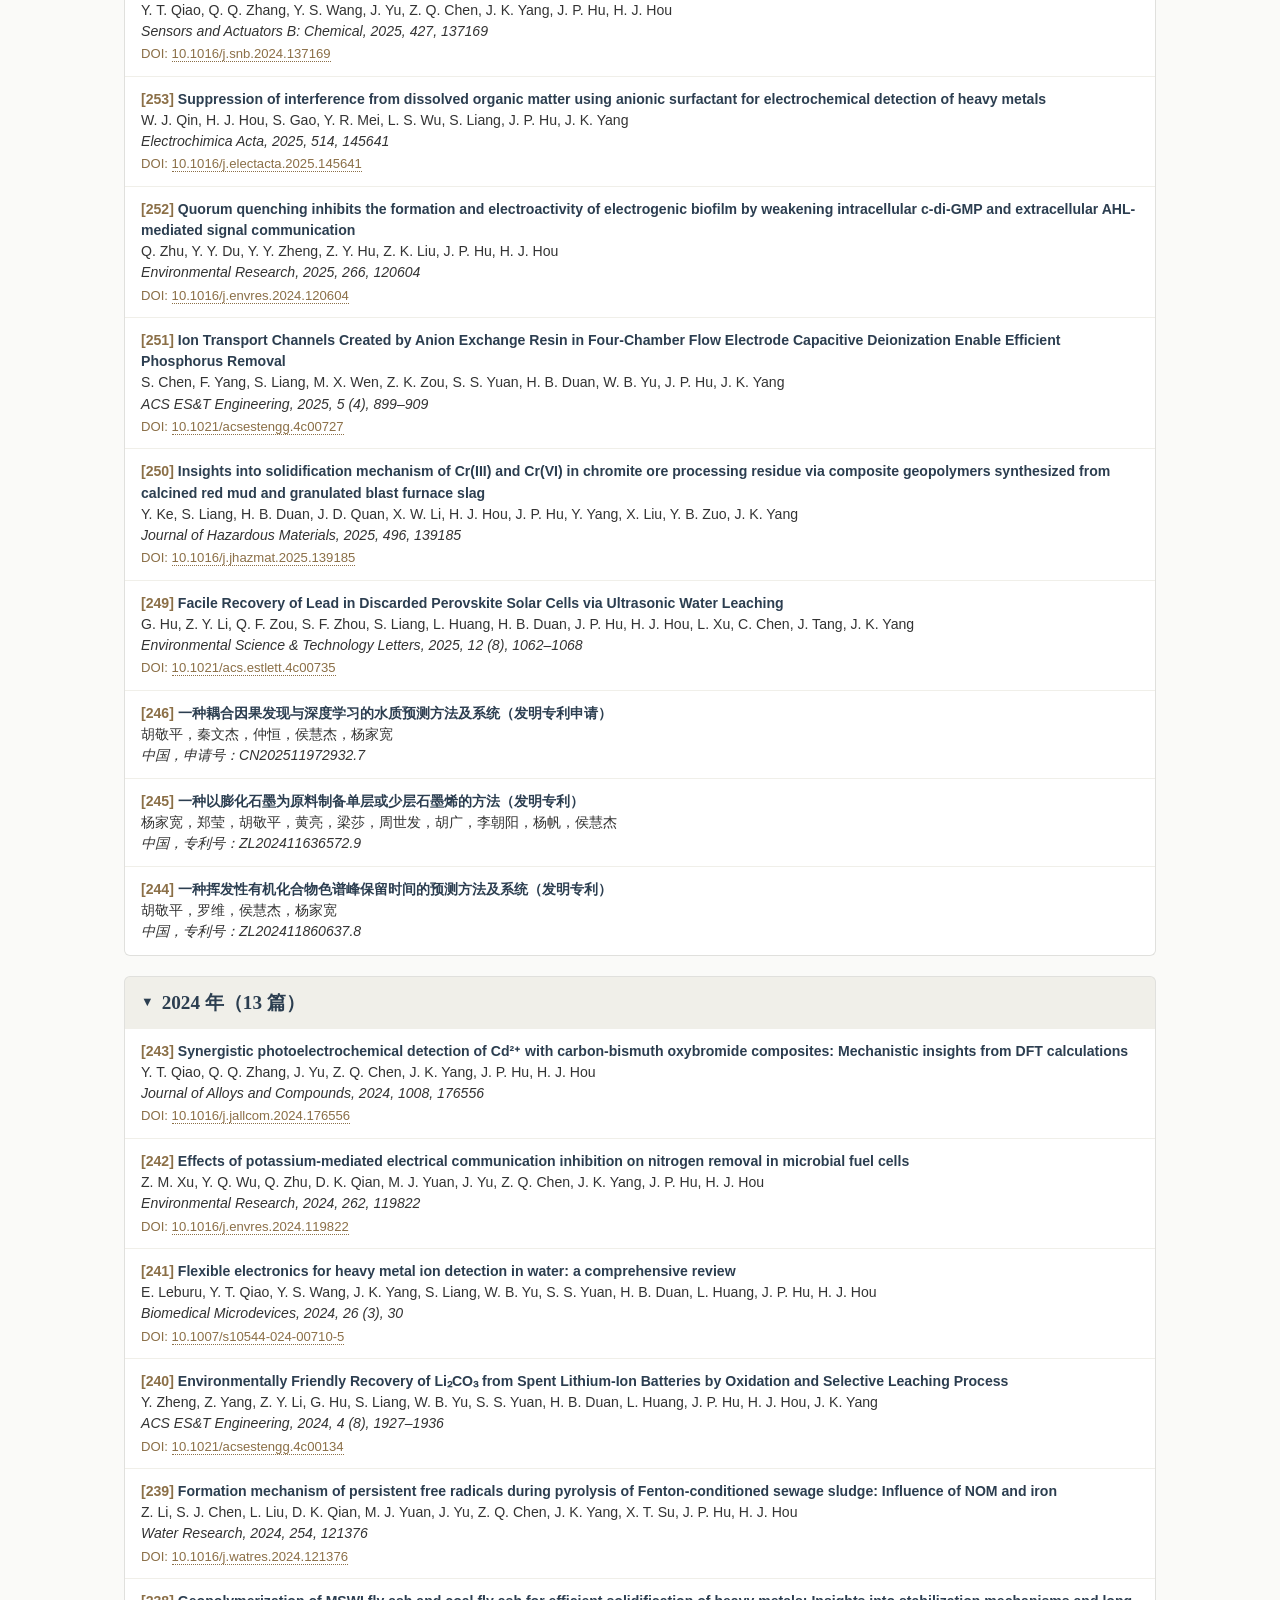
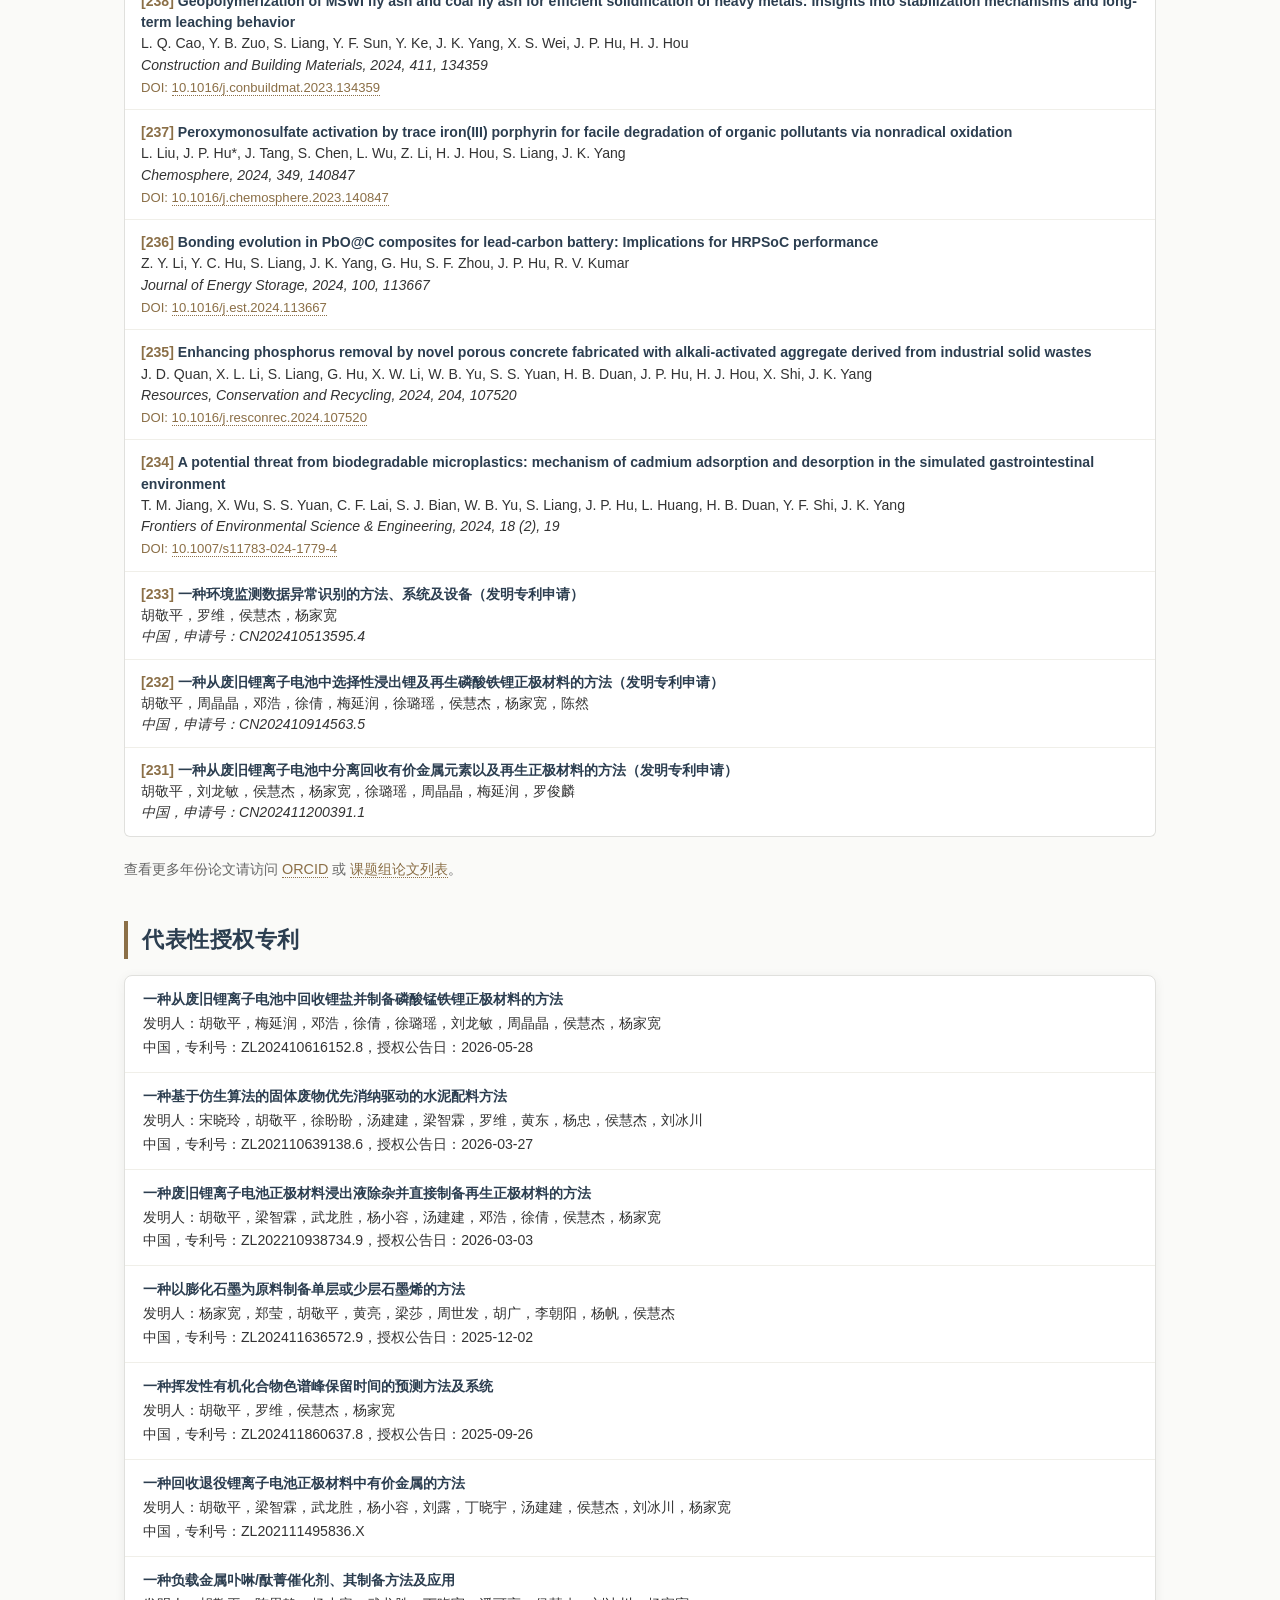
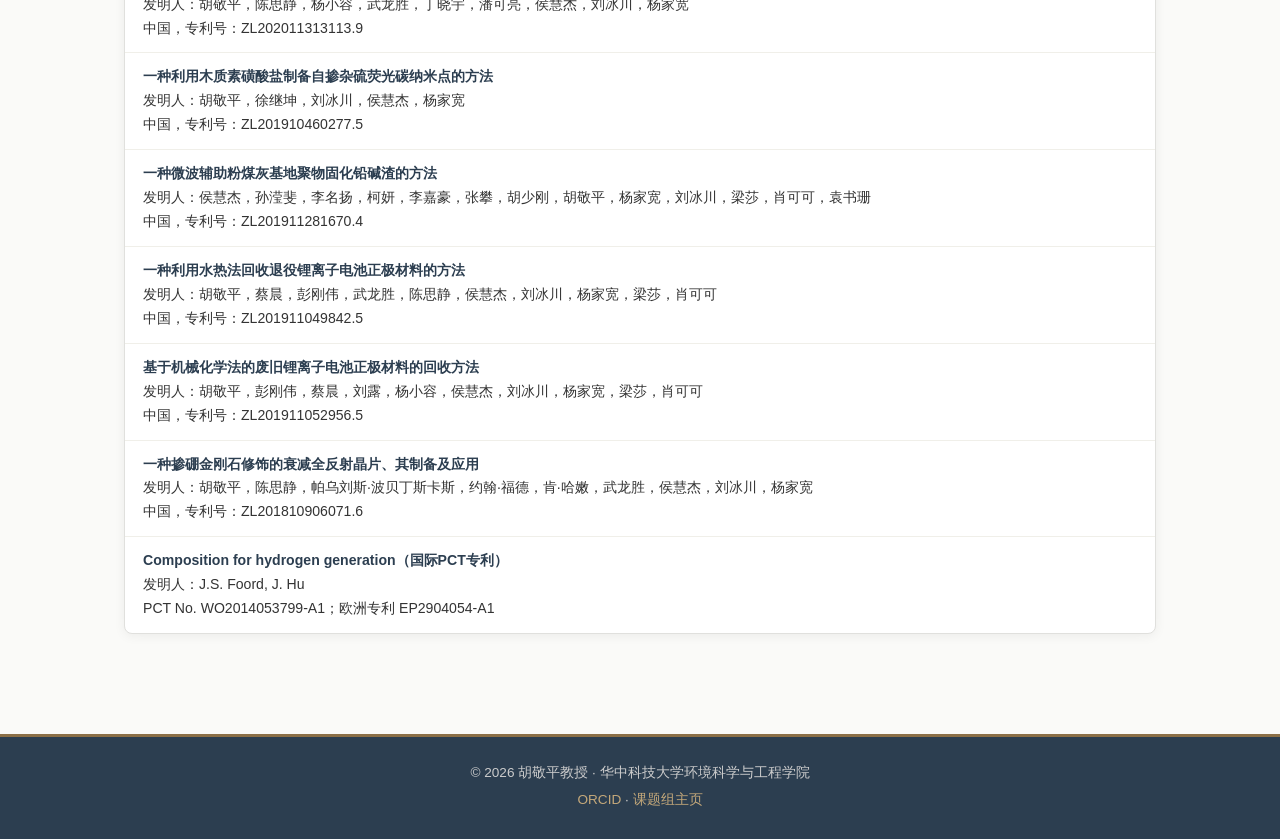
<file: Jingping_Multiple-page-Webpages/publications.html>
<!DOCTYPE html>
<html lang="zh-CN">
<head>
    <meta charset="UTF-8">
    <meta name="viewport" content="width=device-width, initial-scale=1.0">
    <title>论文成果 - 胡敬平教授</title>
    <link rel="stylesheet" href="style.css">
</head>
<body>
    <header class="site-header">
        <div class="container header-inner">
            <div class="logo">
                <span class="logo-name">胡敬平 教授</span>
                <span class="logo-sub">华中科技大学 · 环境科学与工程学院</span>
            </div>
            <nav class="main-nav" id="mainNav">
                <button class="nav-toggle" id="navToggle" aria-label="切换导航菜单">
                    <span></span><span></span><span></span>
                </button>
                <ul class="nav-list" id="navList">
                    <li><a href="index.html">首页</a></li>
                    <li><a href="research.html">研究方向</a></li>
                    <li><a href="experience.html">教育经历</a></li>
                    <li><a href="publications.html" class="active">论文成果</a></li>
                    <li><a href="projects.html">科研项目</a></li>
                    <li><a href="teaching.html">教学</a></li>
                </ul>
            </nav>
        </div>
    </header>

    <main class="site-main">
        <div class="container">
            <h1 class="page-title">论文成果</h1>
            <p class="page-desc">SCI论文、专利及代表性成果 · 学术论文、专利及代表性成果</p>
            <p class="external-links">
                <a href="http://funmat.ese.hust.edu.cn/Publications.htm" target="_blank" rel="noopener">Funmat课题组最新SCI论文列表 · Web of Science ↗</a> ·
                <a href="https://orcid.org/0000-0001-9984-6636" target="_blank" rel="noopener">ORCID ↗</a>
            </p>

            <section class="content-section">
                <h2 class="section-title">近三年代表性论文（2024 – 2026）</h2>
                <div id="publicationsContainer">
                    <!-- 动态渲染论文数据 -->
                </div>
                <p class="more-external">查看更多年份论文请访问 <a href="https://orcid.org/0000-0001-9984-6636" target="_blank" rel="noopener">ORCID</a> 或 <a href="http://funmat.ese.hust.edu.cn/Publications.htm" target="_blank" rel="noopener">课题组论文列表</a>。</p>
            </section>

            <section class="content-section">
                <h2 class="section-title">代表性授权专利</h2>
                <div class="patent-list" id="patentList">
                    <!-- 动态渲染专利数据 -->
                </div>
            </section>
        </div>
    </main>

    <footer class="site-footer">
        <div class="container">
            <p>&copy; 2026 胡敬平教授 · 华中科技大学环境科学与工程学院</p>
            <p class="footer-links">
                <a href="https://orcid.org/0000-0001-9984-6636" target="_blank" rel="noopener">ORCID</a> ·
                <a href="http://funmat.ese.hust.edu.cn/Publications.htm" target="_blank" rel="noopener">课题组主页</a>
            </p>
        </div>
    </footer>

    <script src="script.js"></script>
</body>
</html>
</file>
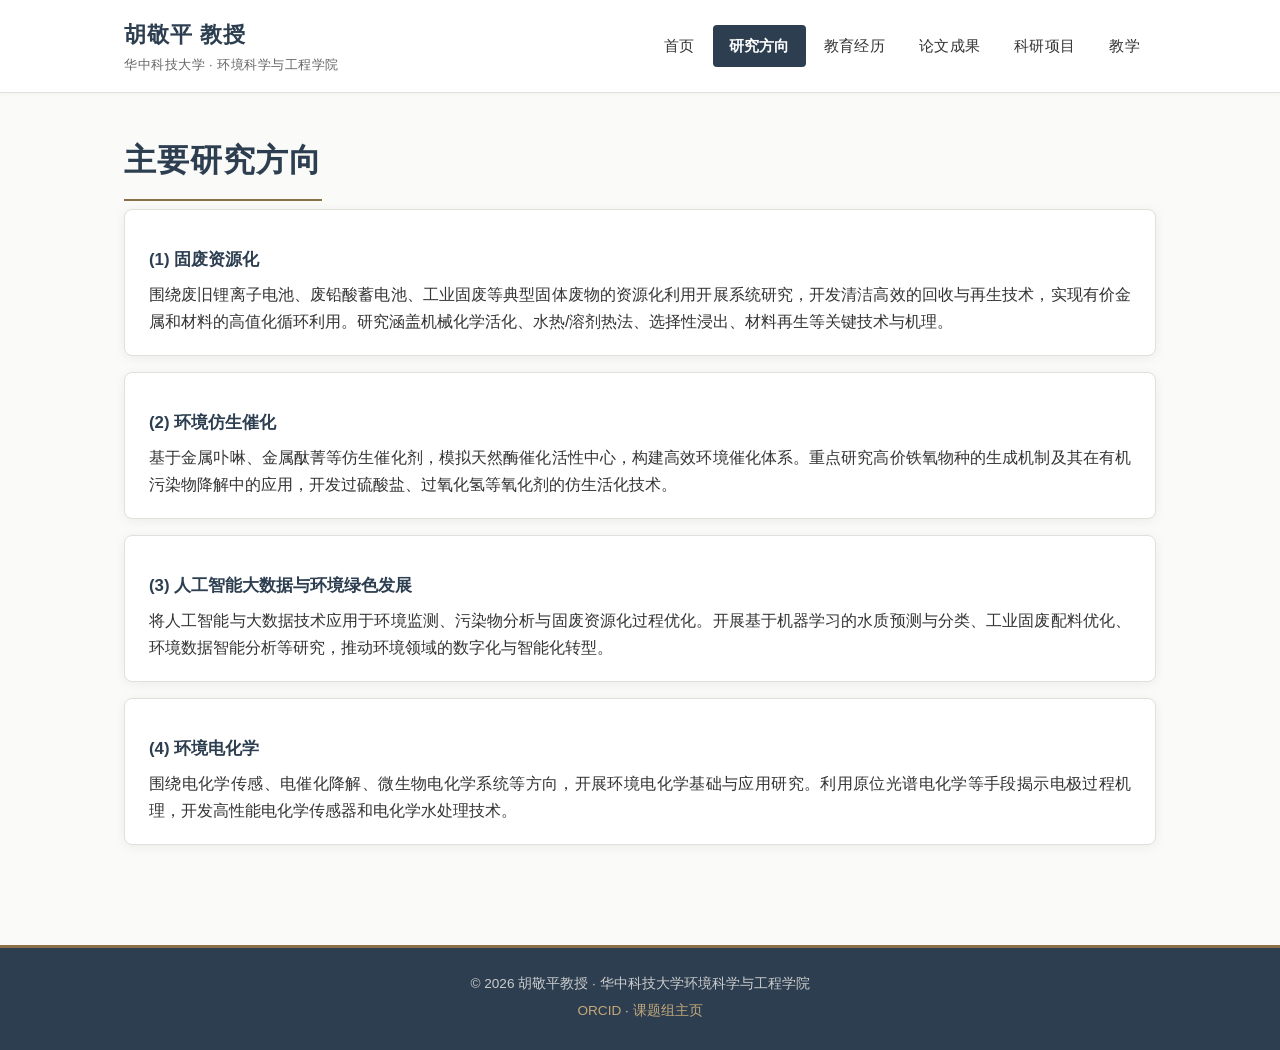
<file: Jingping_Multiple-page-Webpages/research.html>
<!DOCTYPE html>
<html lang="zh-CN">
<head>
    <meta charset="UTF-8">
    <meta name="viewport" content="width=device-width, initial-scale=1.0">
    <title>研究方向 - 胡敬平教授</title>
    <link rel="stylesheet" href="style.css">
</head>
<body>
    <header class="site-header">
        <div class="container header-inner">
            <div class="logo">
                <span class="logo-name">胡敬平 教授</span>
                <span class="logo-sub">华中科技大学 · 环境科学与工程学院</span>
            </div>
            <nav class="main-nav" id="mainNav">
                <button class="nav-toggle" id="navToggle" aria-label="切换导航菜单">
                    <span></span><span></span><span></span>
                </button>
                <ul class="nav-list" id="navList">
                    <li><a href="index.html">首页</a></li>
                    <li><a href="research.html" class="active">研究方向</a></li>
                    <li><a href="experience.html">教育经历</a></li>
                    <li><a href="publications.html">论文成果</a></li>
                    <li><a href="projects.html">科研项目</a></li>
                    <li><a href="teaching.html">教学</a></li>
                </ul>
            </nav>
        </div>
    </header>

    <main class="site-main">
        <div class="container">
            <h1 class="page-title">主要研究方向</h1>
            <section class="content-section">
                <div class="research-detail">
                    <h3 class="sub-title">(1) 固废资源化</h3>
                    <p>围绕废旧锂离子电池、废铅酸蓄电池、工业固废等典型固体废物的资源化利用开展系统研究，开发清洁高效的回收与再生技术，实现有价金属和材料的高值化循环利用。研究涵盖机械化学活化、水热/溶剂热法、选择性浸出、材料再生等关键技术与机理。</p>
                </div>
                <div class="research-detail">
                    <h3 class="sub-title">(2) 环境仿生催化</h3>
                    <p>基于金属卟啉、金属酞菁等仿生催化剂，模拟天然酶催化活性中心，构建高效环境催化体系。重点研究高价铁氧物种的生成机制及其在有机污染物降解中的应用，开发过硫酸盐、过氧化氢等氧化剂的仿生活化技术。</p>
                </div>
                <div class="research-detail">
                    <h3 class="sub-title">(3) 人工智能大数据与环境绿色发展</h3>
                    <p>将人工智能与大数据技术应用于环境监测、污染物分析与固废资源化过程优化。开展基于机器学习的水质预测与分类、工业固废配料优化、环境数据智能分析等研究，推动环境领域的数字化与智能化转型。</p>
                </div>
                <div class="research-detail">
                    <h3 class="sub-title">(4) 环境电化学</h3>
                    <p>围绕电化学传感、电催化降解、微生物电化学系统等方向，开展环境电化学基础与应用研究。利用原位光谱电化学等手段揭示电极过程机理，开发高性能电化学传感器和电化学水处理技术。</p>
                </div>
            </section>
        </div>
    </main>

    <footer class="site-footer">
        <div class="container">
            <p>&copy; 2026 胡敬平教授 · 华中科技大学环境科学与工程学院</p>
            <p class="footer-links">
                <a href="https://orcid.org/0000-0001-9984-6636" target="_blank" rel="noopener">ORCID</a> ·
                <a href="http://funmat.ese.hust.edu.cn/Publications.htm" target="_blank" rel="noopener">课题组主页</a>
            </p>
        </div>
    </footer>

    <script src="script.js"></script>
</body>
</html>
</file>
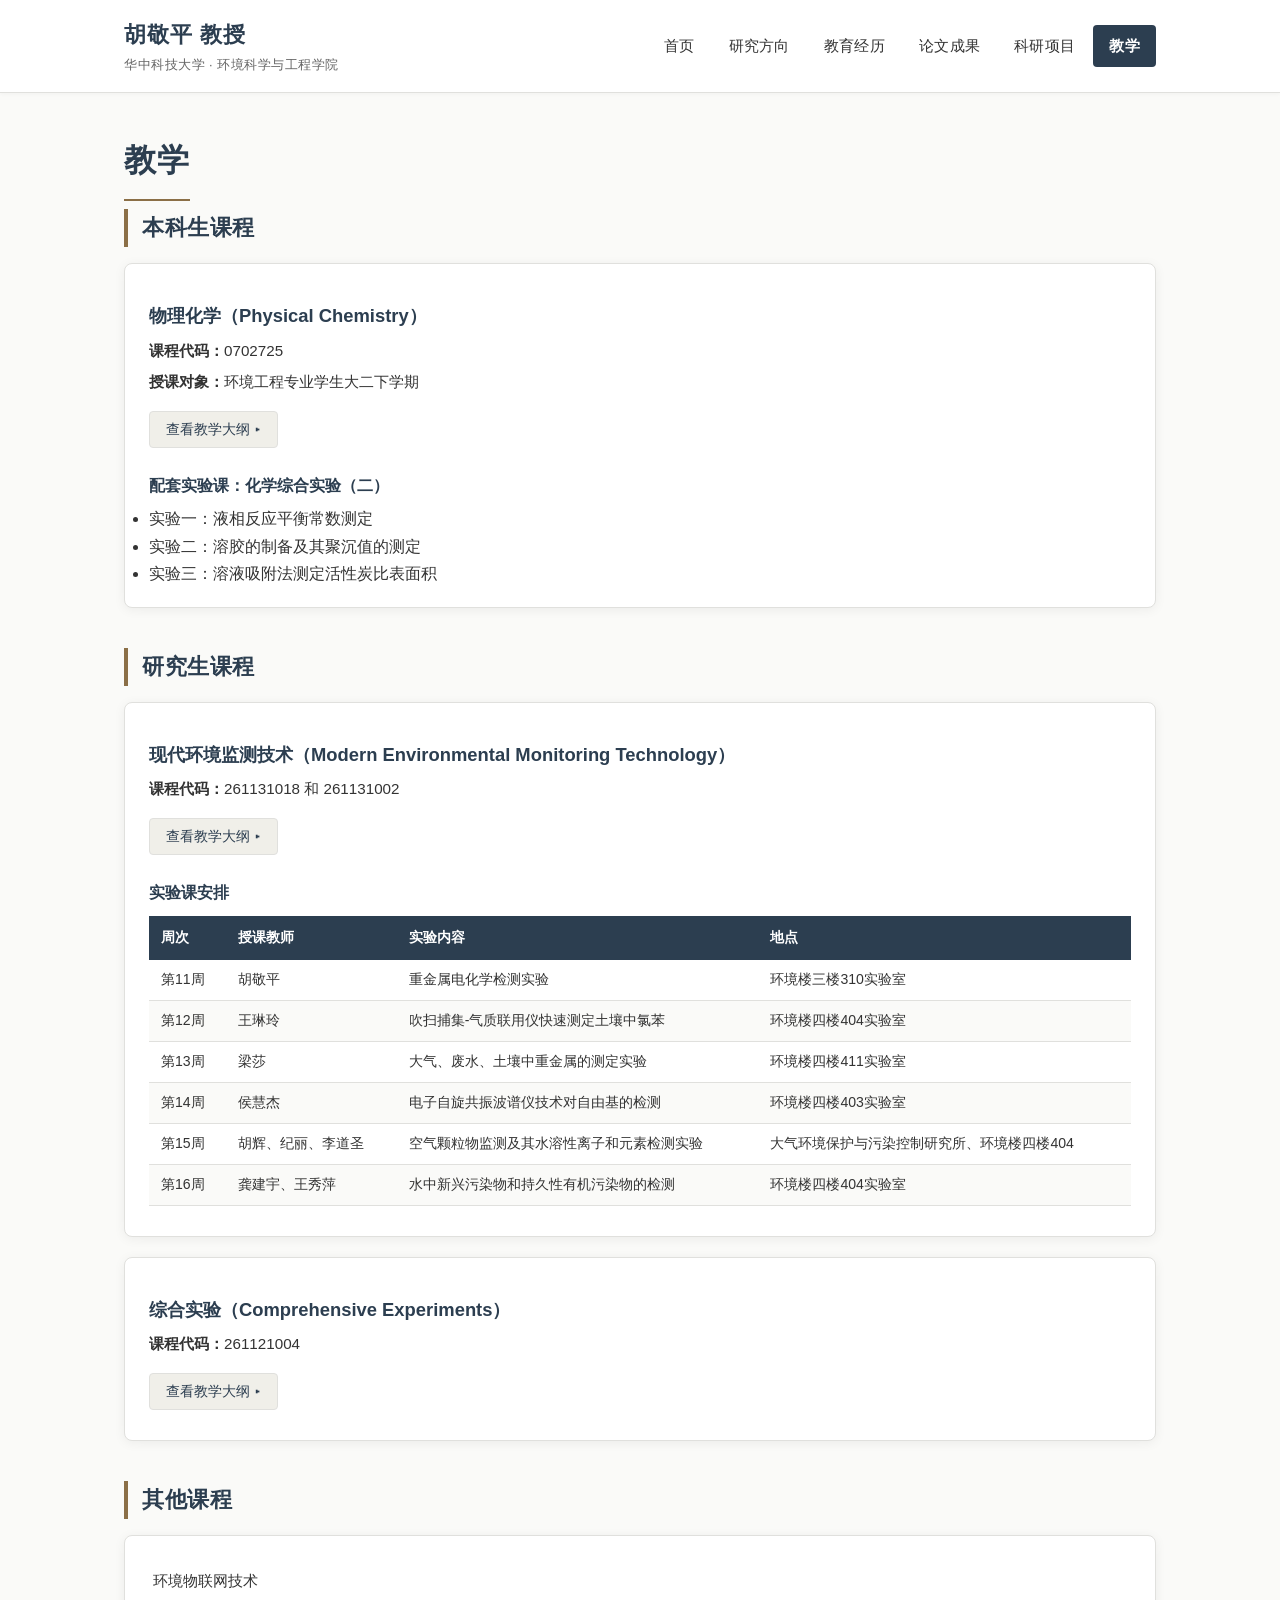
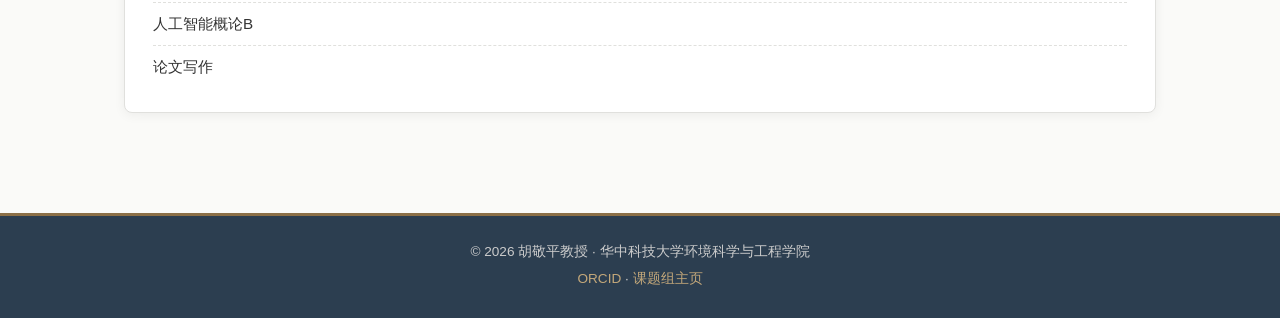
<file: Jingping_Multiple-page-Webpages/teaching.html>
<!DOCTYPE html>
<html lang="zh-CN">
<head>
    <meta charset="UTF-8">
    <meta name="viewport" content="width=device-width, initial-scale=1.0">
    <title>教学 - 胡敬平教授</title>
    <link rel="stylesheet" href="style.css">
</head>
<body>
    <header class="site-header">
        <div class="container header-inner">
            <div class="logo">
                <span class="logo-name">胡敬平 教授</span>
                <span class="logo-sub">华中科技大学 · 环境科学与工程学院</span>
            </div>
            <nav class="main-nav" id="mainNav">
                <button class="nav-toggle" id="navToggle" aria-label="切换导航菜单">
                    <span></span><span></span><span></span>
                </button>
                <ul class="nav-list" id="navList">
                    <li><a href="index.html">首页</a></li>
                    <li><a href="research.html">研究方向</a></li>
                    <li><a href="experience.html">教育经历</a></li>
                    <li><a href="publications.html">论文成果</a></li>
                    <li><a href="projects.html">科研项目</a></li>
                    <li><a href="teaching.html" class="active">教学</a></li>
                </ul>
            </nav>
        </div>
    </header>

    <main class="site-main">
        <div class="container">
            <h1 class="page-title">教学</h1>

            <section class="content-section">
                <h2 class="section-title">本科生课程</h2>
                <div class="course-card">
                    <h3 class="sub-title">物理化学（Physical Chemistry）</h3>
                    <p><strong>课程代码：</strong>0702725</p>
                    <p><strong>授课对象：</strong>环境工程专业学生大二下学期</p>
                    <button class="accordion-btn" data-accordion="pc">查看教学大纲 ▾</button>
                    <div class="accordion-content" id="pc">
                        <div class="syllabus">
                            <h4>热力学第一定律（4学时）</h4>
                            <p>热力学的方法、特点及化学热力学；热力学的基本概念；热力学第一定律；可逆过程与体积功；焓；热容；热力学第一定律的应用；反应热效应；反应热效应与温度的关系——基尔霍夫定律。</p>
                            <h4>热力学第二定律（4学时）</h4>
                            <p>宏观实际过程的不可逆性；热力学第二定律的经典表述形式；卡诺循环和卡诺定理；熵；克劳修斯不等式和熵增加原理；熵变的计算；热力学第三定律与规定熵；亥姆霍兹函数和吉布斯函数；吉布斯函数变的计算；热力学基本关系式及其应用。</p>
                            <h4>液体混合物与溶液（4学时）</h4>
                            <p>偏摩尔量；化学势；气体的化学势；液体混合物的组成与溶液浓度表示法；拉乌尔定律和理想液体混合物；亨利定律和理想稀薄溶液；理想稀薄溶液的依数性。</p>
                            <h4>相平衡（2学时）</h4>
                            <p>相律；单组分系统的相图及克拉贝龙方程；两组分液体混合物的相图；两组分固—液系统的相图。</p>
                            <h4>化学平衡（2学时）</h4>
                            <p>化学反应的方向和限度；标准平衡常数及平衡组成的计算；化学反应的标准摩尔吉布斯函数变。</p>
                            <h4>电化学（8学时）</h4>
                            <p>电解质溶液的导电机理和法拉利电解定律；离子的电迁移和离子迁移数；电解质溶液的电导、摩尔电导率、电导测定及其应用；可逆电池与可逆电极。</p>
                        </div>
                    </div>
                    <h4 class="sub-sub-title">配套实验课：化学综合实验（二）</h4>
                    <ul>
                        <li>实验一：液相反应平衡常数测定</li>
                        <li>实验二：溶胶的制备及其聚沉值的测定</li>
                        <li>实验三：溶液吸附法测定活性炭比表面积</li>
                    </ul>
                </div>
            </section>

            <section class="content-section">
                <h2 class="section-title">研究生课程</h2>
                <div class="course-card">
                    <h3 class="sub-title">现代环境监测技术（Modern Environmental Monitoring Technology）</h3>
                    <p><strong>课程代码：</strong>261131018 和 261131002</p>
                    <button class="accordion-btn" data-accordion="memt">查看教学大纲 ▾</button>
                    <div class="accordion-content" id="memt">
                        <div class="syllabus">
                            <h4>第一部分 环境分析与监测绪论（2学时）</h4>
                            <p>环境监测的目的和分类；环境监测的现状和发展；环境监测方法；环境标准体系。</p>
                            <h4>第二部分 原子光谱分析技术及其在环境监测技术的应用（6学时）</h4>
                            <p>原子光谱分析技术背景；原子发射光谱分析仪（AES）原理、结构、操作及应用；电感耦合等离子体发射光谱仪（ICP-OES）原理、结构、操作及应用；原子吸收光谱分析仪（AAS）原理、结构、操作及应用；原子荧光分析仪（AFS）原理、结构、操作及应用；X射线荧光分析仪（XFS）原理、结构、操作及应用。</p>
                            <h4>第三部分 分子光谱分析技术及其在环境监测技术的应用（6学时）</h4>
                            <p>紫外可见分光光度计（UV-Vis）结构、操作及应用；红外光谱原理及应用；多种红外光谱仪结构及操作；拉曼光谱技术背景及应用；分子发光分析法及应用；X射线光谱发展历程及应用。</p>
                            <h4>第四部分 色谱与质谱分析技术及其在环境监测技术的应用（4学时）</h4>
                            <p>色谱法发展历程、原理以及分类；气相色谱仪（GC）结构、操作及应用；气相色谱-质谱联用仪（GC/MS）结构、操作及应用；高效液相色谱仪（HPLC）结构、操作及应用；气质与液质联用技术。</p>
                            <h4>第五部分 电化学测量方法及其在环境监测技术中的应用（4学时）</h4>
                            <p>电化学基础知识；离子选择性电极在环境监测技术中的应用；阳极溶出伏安法在环境监测技术中的应用。</p>
                            <h4>第六部分 电子自旋共振在环境监测技术中的应用（2学时）</h4>
                            <p>电子自旋共振技术简述和一般测量方法；电子自旋共振的仪器原理、自由基检测及在环境监测技术的应用；电子自旋共振波谱仪（EPR）的操作和谱图分析。</p>
                            <h4>第七部分 大气环境监测（8学时）</h4>
                            <p>大气污染物监测的种类；环境大气污染物的监测；烟气NOX和SOX监测方法。</p>
                        </div>
                    </div>
                    <h4 class="sub-sub-title">实验课安排</h4>
                    <div class="experiment-table-wrap">
                        <table class="experiment-table">
                            <thead>
                                <tr>
                                    <th>周次</th>
                                    <th>授课教师</th>
                                    <th>实验内容</th>
                                    <th>地点</th>
                                </tr>
                            </thead>
                            <tbody>
                                <tr><td>第11周</td><td>胡敬平</td><td>重金属电化学检测实验</td><td>环境楼三楼310实验室</td></tr>
                                <tr><td>第12周</td><td>王琳玲</td><td>吹扫捕集-气质联用仪快速测定土壤中氯苯</td><td>环境楼四楼404实验室</td></tr>
                                <tr><td>第13周</td><td>梁莎</td><td>大气、废水、土壤中重金属的测定实验</td><td>环境楼四楼411实验室</td></tr>
                                <tr><td>第14周</td><td>侯慧杰</td><td>电子自旋共振波谱仪技术对自由基的检测</td><td>环境楼四楼403实验室</td></tr>
                                <tr><td>第15周</td><td>胡辉、纪丽、李道圣</td><td>空气颗粒物监测及其水溶性离子和元素检测实验</td><td>大气环境保护与污染控制研究所、环境楼四楼404</td></tr>
                                <tr><td>第16周</td><td>龚建宇、王秀萍</td><td>水中新兴污染物和持久性有机污染物的检测</td><td>环境楼四楼404实验室</td></tr>
                            </tbody>
                        </table>
                    </div>
                </div>
                <div class="course-card">
                    <h3 class="sub-title">综合实验（Comprehensive Experiments）</h3>
                    <p><strong>课程代码：</strong>261121004</p>
                    <button class="accordion-btn" data-accordion="ce">查看教学大纲 ▾</button>
                    <div class="accordion-content" id="ce">
                        <div class="syllabus">
                            <h4>第一部分 操作型综合实验（1学时）</h4>
                            <p>实验安全；化学类实验基本操作（微移液枪）；实验参数变量设计（正交实验、RSM响应面分析）；实验结果分析、SPSS误差分析、绘图。</p>
                            <h4>第二部分 调查型综合实验（1学时）</h4>
                            <p>实验数据分析和绘图。</p>
                        </div>
                    </div>
                </div>
            </section>

            <section class="content-section">
                <h2 class="section-title">其他课程</h2>
                <div class="section-body">
                    <ul class="other-course-list">
                        <li>环境物联网技术</li>
                        <li>人工智能概论B</li>
                        <li>论文写作</li>
                    </ul>
                </div>
            </section>
        </div>
    </main>

    <footer class="site-footer">
        <div class="container">
            <p>&copy; 2026 胡敬平教授 · 华中科技大学环境科学与工程学院</p>
            <p class="footer-links">
                <a href="https://orcid.org/0000-0001-9984-6636" target="_blank" rel="noopener">ORCID</a> ·
                <a href="http://funmat.ese.hust.edu.cn/Publications.htm" target="_blank" rel="noopener">课题组主页</a>
            </p>
        </div>
    </footer>

    <script src="script.js"></script>
</body>
</html>
</file>
<file: style.css>
/* =========================================
   变量与全局重置
   ========================================= */
:root {
    --hust-blue: #003366;
    --hust-blue-light: #004b87;
    --text-main: #2c3e50;
    --text-secondary: #5a6268;
    --bg-body: #f4f6f8;
    --bg-card: #ffffff;
    --border-light: #e2e8f0;
    --accent-red: #a31f34; /* 华科红点缀 */
    --shadow: 0 4px 12px rgba(0, 0, 0, 0.04);
    --font-sans: -apple-system, BlinkMacSystemFont, "Segoe UI", Roboto, "Helvetica Neue", Arial, "Noto Sans SC", "PingFang SC", "Microsoft YaHei", sans-serif;
    --font-serif: Georgia, "Times New Roman", serif;
}

* {
    margin: 0;
    padding: 0;
    box-sizing: border-box;
}

body {
    font-family: var(--font-sans);
    background-color: var(--bg-body);
    color: var(--text-main);
    line-height: 1.7;
    font-size: 16px;
    -webkit-font-smoothing: antialiased;
}

a {
    color: var(--hust-blue);
    text-decoration: none;
    transition: color 0.2s;
}

a:hover {
    color: var(--accent-red);
    text-decoration: underline;
}

.container {
    max-width: 1100px;
    margin: 0 auto;
    padding: 0 20px;
}

/* =========================================
   头部导航
   ========================================= */
.site-header {
    background: var(--bg-card);
    border-bottom: 1px solid var(--border-light);
    position: sticky;
    top: 0;
    z-index: 100;
    box-shadow: 0 2px 8px rgba(0,0,0,0.02);
}

.header-container {
    display: flex;
    justify-content: space-between;
    align-items: center;
    padding: 15px 20px;
    flex-wrap: wrap;
}

.logo-area .site-title {
    font-size: 1.6rem;
    color: var(--hust-blue);
    font-weight: 700;
    letter-spacing: 1px;
}

.title-sub {
    font-size: 0.9rem;
    font-weight: normal;
    color: var(--text-secondary);
    margin-left: 10px;
    border-left: 2px solid var(--border-light);
    padding-left: 10px;
}

.site-dept {
    font-size: 0.85rem;
    color: var(--text-secondary);
    margin-top: 4px;
}

.main-nav ul {
    list-style: none;
    display: flex;
    gap: 25px;
}

.nav-link {
    font-size: 1rem;
    font-weight: 500;
    color: var(--text-secondary);
    padding: 5px 0;
    position: relative;
}

.nav-link::after {
    content: '';
    position: absolute;
    bottom: -2px;
    left: 0;
    width: 0;
    height: 2px;
    background: var(--hust-blue);
    transition: width 0.3s ease;
}

.nav-link.active, .nav-link:hover {
    color: var(--hust-blue);
    text-decoration: none;
}

.nav-link.active::after, .nav-link:hover::after {
    width: 100%;
}

/* =========================================
   页面切换与主体内容
   ========================================= */
.main-content {
    padding: 40px 20px;
    min-height: calc(100vh - 200px);
}

.page {
    display: none;
    animation: fadeIn 0.5s ease-in-out;
}

.page.active {
    display: block;
}

@keyframes fadeIn {
    from { opacity: 0; transform: translateY(10px); }
    to { opacity: 1; transform: translateY(0); }
}

.page-title {
    font-size: 1.8rem;
    color: var(--hust-blue);
    margin-bottom: 30px;
    border-bottom: 2px solid var(--hust-blue);
    display: inline-block;
    padding-bottom: 5px;
}

.section-block {
    background: var(--bg-card);
    border: 1px solid var(--border-light);
    border-radius: 6px;
    padding: 30px;
    margin-bottom: 25px;
    box-shadow: var(--shadow);
}

.section-title {
    font-size: 1.3rem;
    color: var(--text-main);
    margin-bottom: 20px;
    font-weight: 600;
    display: flex;
    align-items: center;
    gap: 10px;
}

.section-title::before {
    content: '';
    display: inline-block;
    width: 4px;
    height: 20px;
    background: var(--accent-red);
    border-radius: 2px;
}

.text-content p {
    margin-bottom: 15px;
    text-align: justify;
    color: var(--text-secondary);
}

/* =========================================
   首页 Profile 卡片
   ========================================= */
.profile-card {
    display: flex;
    gap: 40px;
    margin-bottom: 30px;
    align-items: flex-start;
}

.profile-photo {
    width: 220px;
    height: 230px;
    object-fit: cover;
    border: 1px solid var(--border-light);
    box-shadow: 0 8px 16px rgba(0,0,0,0.08);
    border-radius: 4px;
    flex-shrink: 0;
}

.profile-right h2 {
    font-size: 2rem;
    color: var(--hust-blue);
    margin-bottom: 15px;
    font-family: var(--font-serif);
}

.info-list {
    list-style: none;
}

.info-list li {
    margin-bottom: 10px;
    font-size: 0.95rem;
    color: var(--text-secondary);
    display: flex;
    gap: 10px;
}

.info-list strong {
    color: var(--text-main);
    width: 90px;
    flex-shrink: 0;
    text-align: right;
}

/* =========================================
   研究方向标签
   ========================================= */
.research-tags {
    display: flex;
    flex-wrap: wrap;
    gap: 12px;
}

.tag {
    background: #f1f5f9;
    color: var(--hust-blue);
    padding: 8px 16px;
    border-radius: 20px;
    font-size: 0.9rem;
    font-weight: 500;
    border: 1px solid #e2e8f0;
}

/* =========================================
   时间轴 (经历)
   ========================================= */
.timeline {
    position: relative;
    padding-left: 25px;
    border-left: 2px solid var(--border-light);
}

.timeline-item {
    margin-bottom: 25px;
    position: relative;
}

.timeline-item::before {
    content: '';
    position: absolute;
    left: -31px;
    top: 6px;
    width: 10px;
    height: 10px;
    background: var(--bg-card);
    border: 2px solid var(--hust-blue);
    border-radius: 50%;
}

.time {
    font-weight: 600;
    color: var(--hust-blue);
    font-size: 0.95rem;
    margin-bottom: 4px;
}

.desc {
    color: var(--text-secondary);
    font-size: 1rem;
}

/* =========================================
   列表与折叠面板 (项目、论文、教学)
   ========================================= */
.project-list {
    list-style: none;
    counter-reset: project-counter;
}

.project-list li {
    counter-increment: project-counter;
    margin-bottom: 15px;
    padding-left: 30px;
    position: relative;
    color: var(--text-secondary);
}

.project-list li::before {
    content: counter(project-counter);
    position: absolute;
    left: 0;
    top: 2px;
    width: 20px;
    height: 20px;
    background: var(--hust-blue);
    color: white;
    border-radius: 50%;
    font-size: 0.8rem;
    display: flex;
    align-items: center;
    justify-content: center;
    font-weight: bold;
}

.project-list li strong {
    color: var(--accent-red);
    margin-right: 8px;
}

details {
    background: #f8fafc;
    border: 1px solid var(--border-light);
    border-radius: 6px;
    margin-bottom: 15px;
    overflow: hidden;
}

summary {
    padding: 15px 20px;
    font-weight: 600;
    color: var(--hust-blue);
    cursor: pointer;
    user-select: none;
    list-style: none;
    display: flex;
    justify-content: space-between;
    align-items: center;
    transition: background 0.2s;
}

summary:hover {
    background: #f1f5f9;
}

summary::after {
    content: '+';
    font-size: 1.2rem;
    font-weight: bold;
    transition: transform 0.2s;
}

details[open] summary::after {
    content: '-';
}

details[open] summary {
    border-bottom: 1px solid var(--border-light);
    background: #f1f5f9;
}

.publication-list, .course-list {
    padding: 20px 40px;
    color: var(--text-secondary);
    font-size: 0.95rem;
}

.publication-list li {
    margin-bottom: 12px;
    line-height: 1.6;
}

.pub-item em {
    color: var(--text-main);
    font-weight: 500;
}

.link-group {
    display: flex;
    gap: 15px;
    margin-top: 15px;
    flex-wrap: wrap;
}

.btn-outline {
    padding: 10px 20px;
    border: 1px solid var(--hust-blue);
    color: var(--hust-blue);
    border-radius: 4px;
    font-weight: 500;
    transition: all 0.2s;
}

.btn-outline:hover {
    background: var(--hust-blue);
    color: white;
    text-decoration: none;
}

/* =========================================
   页脚
   ========================================= */
.site-footer {
    background: var(--hust-blue);
    color: rgba(255,255,255,0.8);
    text-align: center;
    padding: 30px 0;
    margin-top: 60px;
    font-size: 0.9rem;
}

.site-footer .address {
    margin-top: 5px;
    font-size: 0.85rem;
    opacity: 0.7;
}

/* =========================================
   响应式适配
   ========================================= */
@media (max-width: 768px) {
    .header-container {
        flex-direction: column;
        gap: 15px;
    }
    .main-nav ul {
        gap: 15px;
        flex-wrap: wrap;
        justify-content: center;
    }
    .profile-card {
        flex-direction: column;
        align-items: center;
        text-align: center;
    }
    .info-list li {
        flex-direction: column;
        gap: 2px;
    }
    .info-list strong {
        text-align: center;
        width: 100%;
    }
    .section-block {
        padding: 20px;
    }
    .publication-list, .course-list {
        padding: 15px 20px;
    }
}
</file>
<file: Jingping_Multiple-page-Webpages/style.css>
/* style.css - 胡敬平教授个人网页样式 */

:root {
    --primary-color: #2c3e50;
    --primary-light: #34495e;
    --accent-color: #8b6f47;
    --accent-light: #c4a87a;
    --bg-color: #fafaf8;
    --card-bg: #ffffff;
    --text-color: #333333;
    --text-muted: #666666;
    --border-color: #e0e0dd;
    --shadow: 0 2px 12px rgba(0, 0, 0, 0.06);
    --radius: 8px;
    --transition: 0.3s ease;
    --font-serif: 'Georgia', 'Times New Roman', '宋体', serif;
    --font-sans: 'Helvetica Neue', 'Arial', 'PingFang SC', 'Microsoft YaHei', sans-serif;
    --max-width: 1080px;
}

* {
    margin: 0;
    padding: 0;
    box-sizing: border-box;
}

html {
    scroll-behavior: smooth;
}

body {
    font-family: var(--font-sans);
    background-color: var(--bg-color);
    color: var(--text-color);
    line-height: 1.7;
    font-size: 16px;
    min-height: 100vh;
    display: flex;
    flex-direction: column;
}

.container {
    max-width: var(--max-width);
    margin: 0 auto;
    padding: 0 24px;
    width: 100%;
}

/* ============ Header ============ */
.site-header {
    background-color: var(--card-bg);
    border-bottom: 1px solid var(--border-color);
    position: sticky;
    top: 0;
    z-index: 100;
    box-shadow: 0 1px 4px rgba(0, 0, 0, 0.04);
}

.header-inner {
    display: flex;
    align-items: center;
    justify-content: space-between;
    padding: 16px 24px;
    flex-wrap: wrap;
    gap: 12px;
}

.logo {
    display: flex;
    flex-direction: column;
}

.logo-name {
    font-family: var(--font-serif);
    font-size: 1.4rem;
    font-weight: 700;
    color: var(--primary-color);
    letter-spacing: 1px;
}

.logo-sub {
    font-size: 0.8rem;
    color: var(--text-muted);
    letter-spacing: 0.5px;
}

.main-nav {
    display: flex;
    align-items: center;
}

.nav-list {
    list-style: none;
    display: flex;
    gap: 2px;
}

.nav-list a {
    display: block;
    padding: 8px 16px;
    text-decoration: none;
    color: var(--text-color);
    font-size: 0.95rem;
    border-radius: 4px;
    transition: background-color var(--transition), color var(--transition);
    letter-spacing: 0.3px;
    white-space: nowrap;
}

.nav-list a:hover {
    background-color: #f0efe9;
    color: var(--primary-color);
}

.nav-list a.active {
    background-color: var(--primary-color);
    color: #ffffff;
    font-weight: 600;
}

.nav-toggle {
    display: none;
    flex-direction: column;
    gap: 5px;
    background: none;
    border: none;
    cursor: pointer;
    padding: 6px;
}

.nav-toggle span {
    display: block;
    width: 26px;
    height: 2px;
    background-color: var(--primary-color);
    border-radius: 1px;
    transition: var(--transition);
}

/* ============ Main ============ */
.site-main {
    flex: 1;
    padding: 40px 0 60px;
}

.page-title {
    font-family: var(--font-serif);
    font-size: 2rem;
    font-weight: 700;
    color: var(--primary-color);
    margin-bottom: 8px;
    letter-spacing: 1px;
    border-bottom: 2px solid var(--accent-color);
    padding-bottom: 12px;
    display: inline-block;
}

.page-desc {
    color: var(--text-muted);
    margin: 12px 0 8px;
    font-size: 1rem;
}

.external-links {
    margin: 8px 0 24px;
    font-size: 0.9rem;
}

.external-links a {
    color: var(--accent-color);
    text-decoration: none;
    border-bottom: 1px dotted var(--accent-color);
    transition: var(--transition);
}

.external-links a:hover {
    color: var(--primary-color);
    border-bottom-color: var(--primary-color);
}

/* ============ Sections ============ */
.content-section {
    margin-bottom: 40px;
}

.section-title {
    font-family: var(--font-serif);
    font-size: 1.4rem;
    font-weight: 700;
    color: var(--primary-color);
    margin-bottom: 16px;
    padding-left: 14px;
    border-left: 4px solid var(--accent-color);
    letter-spacing: 0.5px;
}

.section-body {
    background: var(--card-bg);
    border-radius: var(--radius);
    padding: 24px 28px;
    box-shadow: var(--shadow);
    border: 1px solid var(--border-color);
}

.section-body p {
    margin-bottom: 14px;
    text-align: justify;
}

.section-body p:last-child {
    margin-bottom: 0;
}

.sub-title {
    font-size: 1.1rem;
    font-weight: 700;
    color: var(--primary-light);
    margin: 16px 0 8px;
}

.sub-sub-title {
    font-size: 1rem;
    font-weight: 600;
    color: var(--primary-color);
    margin: 14px 0 6px;
}

/* ============ Profile ============ */
.profile-section {
    margin-bottom: 36px;
}

.profile-card {
    display: flex;
    gap: 32px;
    background: var(--card-bg);
    border-radius: var(--radius);
    padding: 32px;
    box-shadow: var(--shadow);
    border: 1px solid var(--border-color);
    align-items: center;
    flex-wrap: wrap;
}

.profile-photo {
    flex-shrink: 0;
    border-radius: 50%;
    overflow: hidden;
    width: 200px;
    height: 210px;
    border: 3px solid var(--accent-light);
    box-shadow: 0 4px 16px rgba(0, 0, 0, 0.1);
}

.profile-photo img {
    width: 100%;
    height: 100%;
    object-fit: cover;
    display: block;
}

.profile-info {
    flex: 1;
    min-width: 260px;
}

.profile-name {
    font-family: var(--font-serif);
    font-size: 2.2rem;
    font-weight: 700;
    color: var(--primary-color);
    letter-spacing: 2px;
    margin-bottom: 4px;
}

.profile-title {
    font-size: 1.05rem;
    color: var(--accent-color);
    font-weight: 600;
    margin-bottom: 4px;
}

.profile-dept {
    color: var(--text-muted);
    margin-bottom: 14px;
    font-size: 0.95rem;
}

.profile-contact p {
    margin-bottom: 4px;
    font-size: 0.9rem;
}

.profile-contact strong {
    color: var(--primary-color);
    font-weight: 600;
}

/* ============ Stats ============ */
.stats-grid {
    display: grid;
    grid-template-columns: repeat(auto-fit, minmax(130px, 1fr));
    gap: 16px;
    margin: 16px 0;
}

.stat-item {
    background: var(--card-bg);
    border: 1px solid var(--border-color);
    border-radius: var(--radius);
    padding: 20px 16px;
    text-align: center;
    box-shadow: var(--shadow);
}

.stat-number {
    display: block;
    font-size: 2rem;
    font-weight: 700;
    color: var(--primary-color);
    font-family: var(--font-serif);
    line-height: 1.2;
}

.stat-label {
    display: block;
    font-size: 0.85rem;
    color: var(--text-muted);
    margin-top: 4px;
}

/* ============ Research ============ */
.research-brief {
    background: var(--card-bg);
    border-radius: var(--radius);
    padding: 20px 24px;
    box-shadow: var(--shadow);
    border: 1px solid var(--border-color);
}

.research-list {
    list-style: none;
    display: flex;
    flex-wrap: wrap;
    gap: 12px;
    margin-bottom: 12px;
}

.research-list li {
    background: #f0efe9;
    color: var(--primary-color);
    padding: 6px 16px;
    border-radius: 20px;
    font-size: 0.9rem;
    font-weight: 500;
    border: 1px solid #dddcd5;
}

.research-detail {
    background: var(--card-bg);
    border-radius: var(--radius);
    padding: 20px 24px;
    margin-bottom: 16px;
    box-shadow: var(--shadow);
    border: 1px solid var(--border-color);
}

.research-detail h3 {
    color: var(--primary-color);
    font-size: 1.05rem;
    margin-bottom: 6px;
}

.research-detail p {
    text-align: justify;
}

/* ============ Timeline ============ */
.timeline {
    position: relative;
    padding-left: 28px;
}

.timeline::before {
    content: '';
    position: absolute;
    left: 8px;
    top: 6px;
    bottom: 6px;
    width: 2px;
    background: var(--accent-light);
    border-radius: 1px;
}

.timeline-item {
    position: relative;
    margin-bottom: 20px;
    padding-left: 20px;
}

.timeline-item::before {
    content: '';
    position: absolute;
    left: -28px;
    top: 8px;
    width: 14px;
    height: 14px;
    background: var(--accent-color);
    border-radius: 50%;
    border: 3px solid var(--bg-color);
    box-shadow: 0 0 0 2px var(--accent-color);
}

.timeline-date {
    display: block;
    font-size: 0.85rem;
    color: var(--accent-color);
    font-weight: 600;
    letter-spacing: 0.5px;
    margin-bottom: 2px;
}

.timeline-content h4 {
    color: var(--primary-color);
    font-size: 1rem;
    margin-bottom: 2px;
}

.timeline-content p {
    color: var(--text-muted);
    font-size: 0.9rem;
}

/* ============ Lists ============ */
.honor-list,
.duty-list,
.other-course-list {
    list-style: none;
}

.honor-list li,
.duty-list li,
.other-course-list li {
    padding: 8px 0;
    border-bottom: 1px dashed var(--border-color);
    font-size: 0.95rem;
}

.honor-list li:last-child,
.duty-list li:last-child,
.other-course-list li:last-child {
    border-bottom: none;
}

.duty-list li em {
    font-style: italic;
    color: var(--primary-color);
}

/* ============ Publications ============ */
.more-link {
    margin-top: 12px;
}

.more-link a,
.more-external a {
    color: var(--accent-color);
    text-decoration: none;
    font-weight: 500;
    transition: var(--transition);
    border-bottom: 1px dotted var(--accent-color);
}

.more-link a:hover,
.more-external a:hover {
    color: var(--primary-color);
    border-bottom-color: var(--primary-color);
}

.more-external {
    margin: 16px 0 0;
    font-size: 0.9rem;
    color: var(--text-muted);
}

.pub-year-group {
    margin-bottom: 20px;
}

.pub-year-heading {
    font-family: var(--font-serif);
    font-size: 1.2rem;
    font-weight: 700;
    color: var(--primary-color);
    padding: 10px 16px;
    background: #f0efe9;
    border-radius: 6px 6px 0 0;
    border: 1px solid var(--border-color);
    border-bottom: none;
    cursor: pointer;
    display: flex;
    align-items: center;
    gap: 8px;
    user-select: none;
    transition: var(--transition);
}

.pub-year-heading:hover {
    background: #e8e6de;
}

.pub-year-heading .toggle-icon {
    transition: transform var(--transition);
    font-size: 0.8rem;
}

.pub-year-heading.collapsed .toggle-icon {
    transform: rotate(-90deg);
}

.pub-year-body {
    background: var(--card-bg);
    border: 1px solid var(--border-color);
    border-top: none;
    border-radius: 0 0 6px 6px;
    overflow: hidden;
    transition: max-height 0.4s ease;
}

.pub-year-body.collapsed {
    max-height: 0 !important;
    border: none;
}

.pub-item {
    padding: 12px 16px;
    border-bottom: 1px solid #f0efe9;
    font-size: 0.88rem;
    line-height: 1.5;
}

.pub-item:last-child {
    border-bottom: none;
}

.pub-item .pub-num {
    display: inline-block;
    min-width: 32px;
    font-weight: 700;
    color: var(--accent-color);
}

.pub-item .pub-title {
    font-weight: 600;
    color: var(--primary-color);
}

.pub-item .pub-journal {
    font-style: italic;
}

.pub-item .pub-doi {
    display: block;
    color: var(--accent-color);
    font-size: 0.82rem;
    margin-top: 2px;
}

.pub-item .pub-doi a {
    color: var(--accent-color);
    text-decoration: none;
    border-bottom: 1px dotted var(--accent-color);
}

.pub-item .pub-doi a:hover {
    color: var(--primary-color);
}

/* ============ Patents ============ */
.patent-list {
    background: var(--card-bg);
    border-radius: var(--radius);
    box-shadow: var(--shadow);
    border: 1px solid var(--border-color);
    overflow: hidden;
}

.patent-item {
    padding: 12px 18px;
    border-bottom: 1px solid #f0efe9;
    font-size: 0.88rem;
}

.patent-item:last-child {
    border-bottom: none;
}

.patent-item strong {
    color: var(--primary-color);
}

/* ============ Projects ============ */
.project-list {
    display: flex;
    flex-direction: column;
    gap: 12px;
}

.project-item {
    display: flex;
    gap: 14px;
    background: var(--card-bg);
    border-radius: var(--radius);
    padding: 16px 20px;
    box-shadow: var(--shadow);
    border: 1px solid var(--border-color);
    align-items: flex-start;
}

.project-num {
    flex-shrink: 0;
    width: 32px;
    height: 32px;
    border-radius: 50%;
    background: var(--primary-color);
    color: #ffffff;
    display: flex;
    align-items: center;
    justify-content: center;
    font-weight: 700;
    font-size: 0.85rem;
    font-family: var(--font-serif);
    margin-top: 2px;
}

.project-content p {
    font-size: 0.95rem;
    text-align: justify;
}

.project-content strong {
    color: var(--primary-color);
}

/* ============ Teaching / Course ============ */
.course-card {
    background: var(--card-bg);
    border-radius: var(--radius);
    padding: 20px 24px;
    margin-bottom: 20px;
    box-shadow: var(--shadow);
    border: 1px solid var(--border-color);
}

.course-card h3 {
    color: var(--primary-color);
    font-size: 1.15rem;
    margin-bottom: 6px;
}

.course-card p {
    margin-bottom: 6px;
    font-size: 0.95rem;
}

.accordion-btn {
    background: #f0efe9;
    border: 1px solid var(--border-color);
    border-radius: 4px;
    padding: 8px 16px;
    cursor: pointer;
    font-size: 0.9rem;
    color: var(--primary-color);
    font-weight: 500;
    margin: 10px 0;
    transition: var(--transition);
    font-family: var(--font-sans);
}

.accordion-btn:hover {
    background: #e0ded6;
}

.accordion-content {
    overflow: hidden;
    transition: max-height 0.4s ease;
    max-height: 2000px;
}

.accordion-content.collapsed {
    max-height: 0;
}

.syllabus {
    padding: 12px 0;
}

.syllabus h4 {
    color: var(--primary-light);
    font-size: 0.95rem;
    margin: 12px 0 4px;
    font-weight: 600;
}

.syllabus p {
    font-size: 0.88rem;
    color: var(--text-muted);
    margin-bottom: 6px;
    text-align: justify;
}

.experiment-table-wrap {
    overflow-x: auto;
    margin: 10px 0;
}

.experiment-table {
    width: 100%;
    border-collapse: collapse;
    font-size: 0.88rem;
    min-width: 600px;
}

.experiment-table th {
    background: var(--primary-color);
    color: #ffffff;
    padding: 10px 12px;
    text-align: left;
    font-weight: 600;
    white-space: nowrap;
}

.experiment-table td {
    padding: 8px 12px;
    border-bottom: 1px solid var(--border-color);
    vertical-align: top;
}

.experiment-table tr:nth-child(even) {
    background: #fafaf8;
}

.experiment-table tr:hover {
    background: #f0efe9;
}

/* ============ Footer ============ */
.site-footer {
    background: var(--primary-color);
    color: #cccccc;
    padding: 24px 0;
    text-align: center;
    font-size: 0.85rem;
    border-top: 3px solid var(--accent-color);
}

.site-footer p {
    margin-bottom: 4px;
}

.footer-links a {
    color: var(--accent-light);
    text-decoration: none;
    transition: var(--transition);
}

.footer-links a:hover {
    color: #ffffff;
    text-decoration: underline;
}

/* ============ Responsive ============ */
@media (max-width: 768px) {
    .header-inner {
        flex-direction: column;
        align-items: flex-start;
        padding: 12px 16px;
    }

    .nav-toggle {
        display: flex;
        position: absolute;
        top: 16px;
        right: 16px;
    }

    .main-nav {
        width: 100%;
    }

    .nav-list {
        display: none;
        flex-direction: column;
        width: 100%;
        gap: 0;
        margin-top: 8px;
    }

    .nav-list.open {
        display: flex;
    }

    .nav-list a {
        padding: 12px 16px;
        border-bottom: 1px solid #f0efe9;
        border-radius: 0;
    }

    .nav-list li:last-child a {
        border-bottom: none;
    }

    .profile-card {
        flex-direction: column;
        text-align: center;
        padding: 20px;
        gap: 20px;
    }

    .profile-photo {
        width: 160px;
        height: 170px;
        margin: 0 auto;
    }

    .profile-name {
        font-size: 1.8rem;
    }

    .page-title {
        font-size: 1.6rem;
    }

    .stats-grid {
        grid-template-columns: repeat(2, 1fr);
        gap: 10px;
    }

    .stat-number {
        font-size: 1.5rem;
    }

    .container {
        padding: 0 16px;
    }

    .section-body {
        padding: 16px 18px;
    }

    .project-item {
        flex-direction: column;
        gap: 8px;
    }

    .project-num {
        width: 28px;
        height: 28px;
        font-size: 0.75rem;
    }

    .timeline {
        padding-left: 22px;
    }

    .timeline-item::before {
        left: -22px;
        width: 10px;
        height: 10px;
    }
}

@media (max-width: 480px) {
    .stats-grid {
        grid-template-columns: 1fr;
    }

    .profile-name {
        font-size: 1.5rem;
    }

    .page-title {
        font-size: 1.4rem;
    }

    .section-title {
        font-size: 1.2rem;
    }

    .pub-item {
        font-size: 0.82rem;
        padding: 10px 12px;
    }
}
</file>
